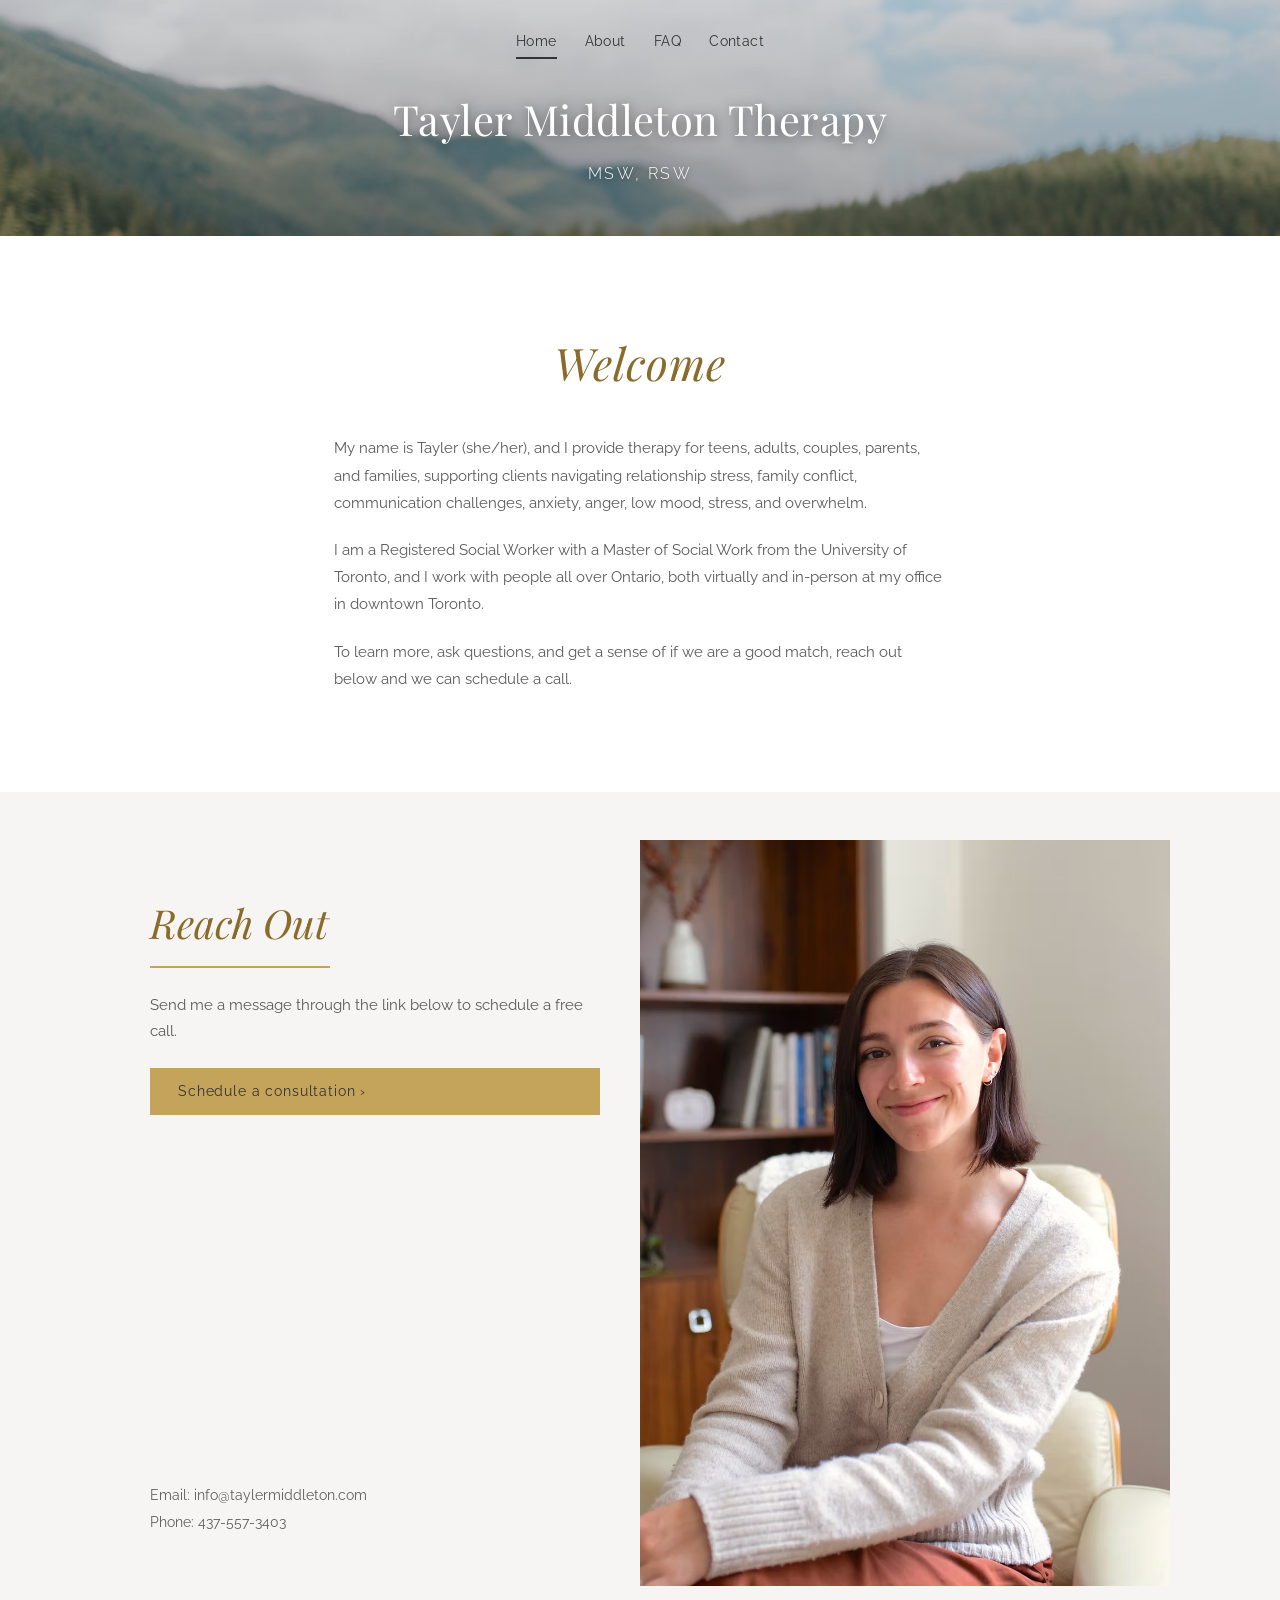
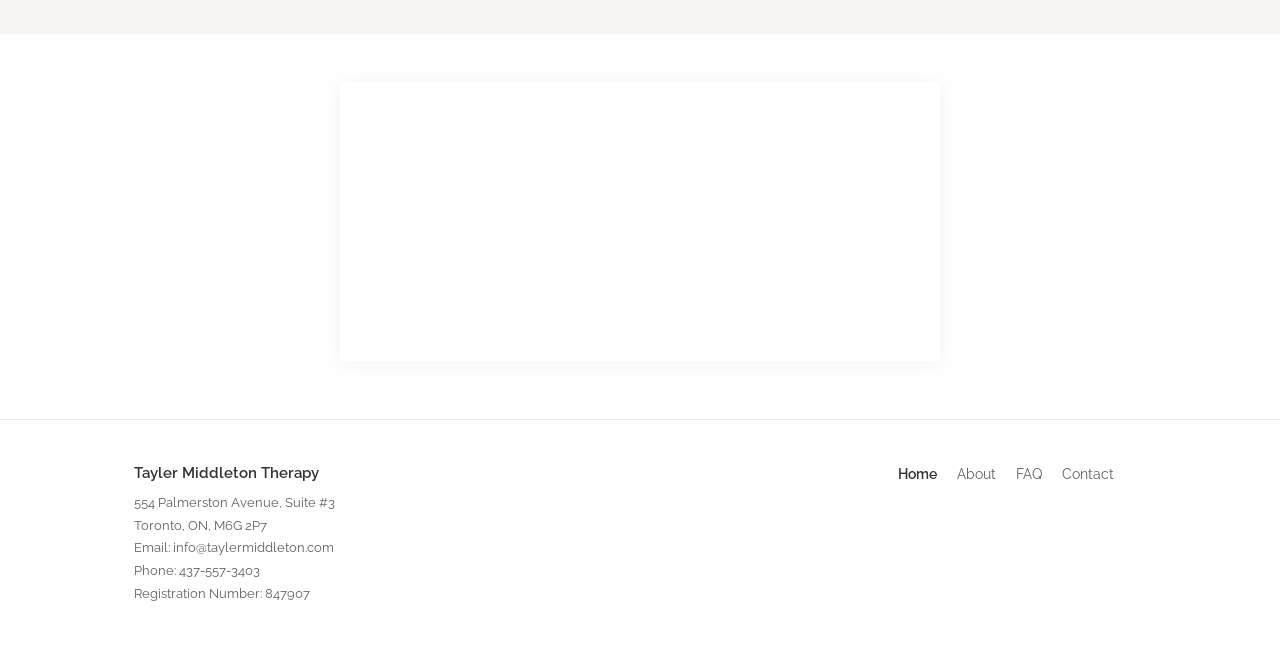
<file: index.html>
<!doctype html>
<html lang="en-CA">
  <head>
    <meta charset="UTF-8" />
    <meta name="viewport" content="width=device-width, initial-scale=1.0" />
    <title>Tayler Middleton Therapy | Therapist in Toronto, ON</title>
    <meta
      name="description"
      content="Tayler Middleton is a Registered Social Worker providing therapy for teens, adults, couples, and families in Toronto, ON. Virtual and in-person sessions available."
    />
    <meta name="robots" content="index, follow" />
    <link rel="canonical" href="https://www.taylermiddleton.com/" />

    <!-- Open Graph -->
    <meta
      property="og:title"
      content="Tayler Middleton Therapy | Therapist in Toronto, ON"
    />
    <meta
      property="og:description"
      content="Registered Social Worker providing therapy for teens, adults, couples, and families in Toronto, ON."
    />
    <meta property="og:type" content="website" />
    <meta property="og:url" content="https://www.taylermiddleton.com/" />
    <meta
      property="og:image"
      content="https://www.taylermiddleton.com/images/og-image.jpg"
    />
    <meta property="og:locale" content="en_CA" />
    <meta property="og:site_name" content="Tayler Middleton Therapy" />

    <!-- Twitter Card -->
    <meta name="twitter:card" content="summary" />
    <meta
      name="twitter:title"
      content="Tayler Middleton Therapy | Therapist in Toronto, ON"
    />
    <meta
      name="twitter:description"
      content="Registered Social Worker providing therapy for teens, adults, couples, and families in Toronto, ON."
    />
    <meta
      name="twitter:image"
      content="https://www.taylermiddleton.com/images/og-image.jpg"
    />

    <!-- Favicon -->
    <link rel="icon" href="/favicon.ico" sizes="any" />
    <link rel="icon" type="image/svg+xml" href="/images/favicon.svg" />
    <link rel="icon" type="image/png" sizes="192x192" href="/images/favicon-192.png" />
    <link rel="apple-touch-icon" href="/images/apple-touch-icon.png" />

    <meta
      name="keywords"
      content="therapist, therapy, Toronto, psychotherapy, social worker, MSW, RSW, couples therapy, family therapy, anxiety, depression, trauma"
    />

    <link rel="stylesheet" href="styles.css" />

    <!-- JSON-LD: Business -->
    <script type="application/ld+json">
      {
        "@context": "https://schema.org",
        "@type": ["ProfessionalService", "MedicalBusiness"],
        "name": "Tayler Middleton Therapy",
        "description": "Registered Social Worker providing therapy for teens, adults, couples, and families in Toronto. Specializing in anxiety, depression, trauma, family conflict, and relationship issues.",
        "url": "https://www.taylermiddleton.com",
        "telephone": "+1-437-557-3403",
        "email": "info@taylermiddleton.com",
        "image": "https://www.taylermiddleton.com/images/og-image.jpg",
        "address": {
          "@type": "PostalAddress",
          "streetAddress": "554 Palmerston Avenue, Suite #3",
          "addressLocality": "Toronto",
          "addressRegion": "ON",
          "postalCode": "M6G 2P7",
          "addressCountry": "CA"
        },
        "geo": {
          "@type": "GeoCoordinates",
          "latitude": 43.6622,
          "longitude": -79.4207
        },
        "areaServed": [
          { "@type": "City", "name": "Toronto" },
          { "@type": "State", "name": "Ontario" }
        ],
        "hasCredential": [
          {
            "@type": "EducationalOccupationalCredential",
            "credentialCategory": "Professional License",
            "name": "Registered Social Worker (RSW)",
            "recognizedBy": {
              "@type": "Organization",
              "name": "Ontario College of Social Workers and Social Service Workers"
            }
          }
        ],
        "knowsAbout": [
          "Anxiety",
          "Depression",
          "Trauma",
          "Family Conflict",
          "Relationship Issues",
          "Grief",
          "Self-Esteem",
          "Stress",
          "Communication Challenges",
          "Anger",
          "ADHD",
          "Couples Therapy"
        ],
        "availableService": [
          { "@type": "MedicalTherapy", "name": "Individual Therapy" },
          { "@type": "MedicalTherapy", "name": "Couples Therapy" },
          { "@type": "MedicalTherapy", "name": "Family Therapy" }
        ],
        "openingHoursSpecification": {
          "@type": "OpeningHoursSpecification",
          "dayOfWeek": ["Monday", "Tuesday", "Wednesday", "Thursday", "Friday"],
          "opens": "09:30",
          "closes": "18:30"
        },
        "priceRange": "$$",
        "paymentAccepted": "Credit Card, Debit Card",
        "currenciesAccepted": "CAD"
      }
    </script>

    <!-- JSON-LD: Breadcrumb -->
    <script type="application/ld+json">
      {
        "@context": "https://schema.org",
        "@type": "BreadcrumbList",
        "itemListElement": [
          {
            "@type": "ListItem",
            "position": 1,
            "name": "Home",
            "item": "https://www.taylermiddleton.com/"
          }
        ]
      }
    </script>
  </head>
  <body>
    <!-- Hero -->
    <header class="hero">
      <nav class="nav">
        <a href="index.html" class="active">Home</a>
        <a href="about.html">About</a>
        <a href="/faq">FAQ</a>
        <a href="contact.html">Contact</a>
      </nav>
      <h1 class="hero__title">Tayler Middleton Therapy</h1>
      <p class="hero__subtitle">MSW, RSW</p>
    </header>

    <main>
    <!-- Welcome -->
    <section class="section">
      <h2 class="accent-heading accent-heading--large">Welcome</h2>
      <div class="welcome">
        <p>
          My name is Tayler (she/her), and I provide therapy for teens, adults,
          couples, parents, and families, supporting clients navigating
          relationship stress, family conflict, communication challenges,
          anxiety, anger, low mood, stress, and overwhelm.
        </p>
        <p>
          I am a Registered Social Worker with a Master of Social Work from the
          University of Toronto, and I work with people all over Ontario, both
          virtually and in-person at my office in downtown Toronto.
        </p>
        <p>
          To learn more, ask questions, and get a sense of if we are a good
          match, reach out below and we can schedule a call.
        </p>
      </div>
    </section>

    <!-- Reach Out -->
    <section class="section section--alt">
      <div class="reach-out">
        <div class="reach-out__content">
          <h2 class="reach-out__heading">Reach Out</h2>
          <div class="reach-out__divider"></div>
          <p class="reach-out__text">
            Send me a message through the link below to schedule a free call.
          </p>
          <a href="contact.html" class="btn"
            >Schedule a consultation &rsaquo;</a
          >
          <div class="reach-out__contact">
            <p>
              Email:
              <a href="mailto:info@taylermiddleton.com"
                >info@taylermiddleton.com</a
              >
            </p>
            <p>Phone: <a href="tel:+14375573403">437-557-3403</a></p>
          </div>
        </div>
        <div class="reach-out__image">
          <img
            src="images/tayler-home.avif"
            alt="Tayler Middleton, therapist"
            loading="lazy"
          />
        </div>
      </div>
    </section>

    <!-- Map -->
    <section class="map-section">
      <iframe
        src="https://www.google.com/maps/embed?pb=!1m18!1m12!1m3!1d2886.1937141005374!2d-79.4139675!3d43.66494089999999!2m3!1f0!2f0!3f0!3m2!1i1024!2i768!4f13.1!3m3!1m2!1s0x882b35f83b1c4709%3A0xabb720aa026a44e3!2sTayler%20Middleton%20Therapy!5e0!3m2!1sen!2sca!4v1775487403018!5m2!1sen!2sca"
        allowfullscreen=""
        loading="lazy"
        referrerpolicy="no-referrer-when-downgrade"
        title="Office location - 554 Palmerston Ave, Toronto"
      >
      </iframe>
    </section>
    </main>

    <!-- Footer -->
    <footer class="footer">
      <div class="footer__inner">
        <div class="footer__info">
          <h3>Tayler Middleton Therapy</h3>
          <p>554 Palmerston Avenue, Suite #3</p>
          <p>Toronto, ON, M6G 2P7</p>
          <p>
            Email:
            <a href="mailto:info@taylermiddleton.com"
              >info@taylermiddleton.com</a
            >
          </p>
          <p>Phone: <a href="tel:+14375573403">437-557-3403</a></p>
          <p>Registration Number: 847907</p>
        </div>
        <nav class="footer__nav">
          <a href="index.html" class="active">Home</a>
          <a href="about.html">About</a>
          <a href="/faq">FAQ</a>
          <a href="contact.html">Contact</a>
        </nav>
        <div class="footer__badge">
          <!-- Professional verification provided by Psychology Today -->
          <a
            href="https://www.psychologytoday.com/profile/1148224"
            class="sx-verified-seal"
            aria-label="Verified by Psychology Today"
          ></a>
          <script
            type="text/javascript"
            defer
            src="https://member.psychologytoday.com/verified-seal.js"
            data-badge="13"
            data-id="1148224"
            data-code="aHR0cHM6Ly93d3cucHN5Y2hvbG9neXRvZGF5LmNvbS9hcGkvdmVyaWZpZWQtc2VhbC9zZWFscy8xMy9wcm9maWxlLzExNDgyMjQ/Y2FsbGJhY2s9c3hjYWxsYmFjaw=="
          ></script>
          <!-- End Verification -->
        </div>
      </div>
    </footer>
  </body>
</html>
</file>
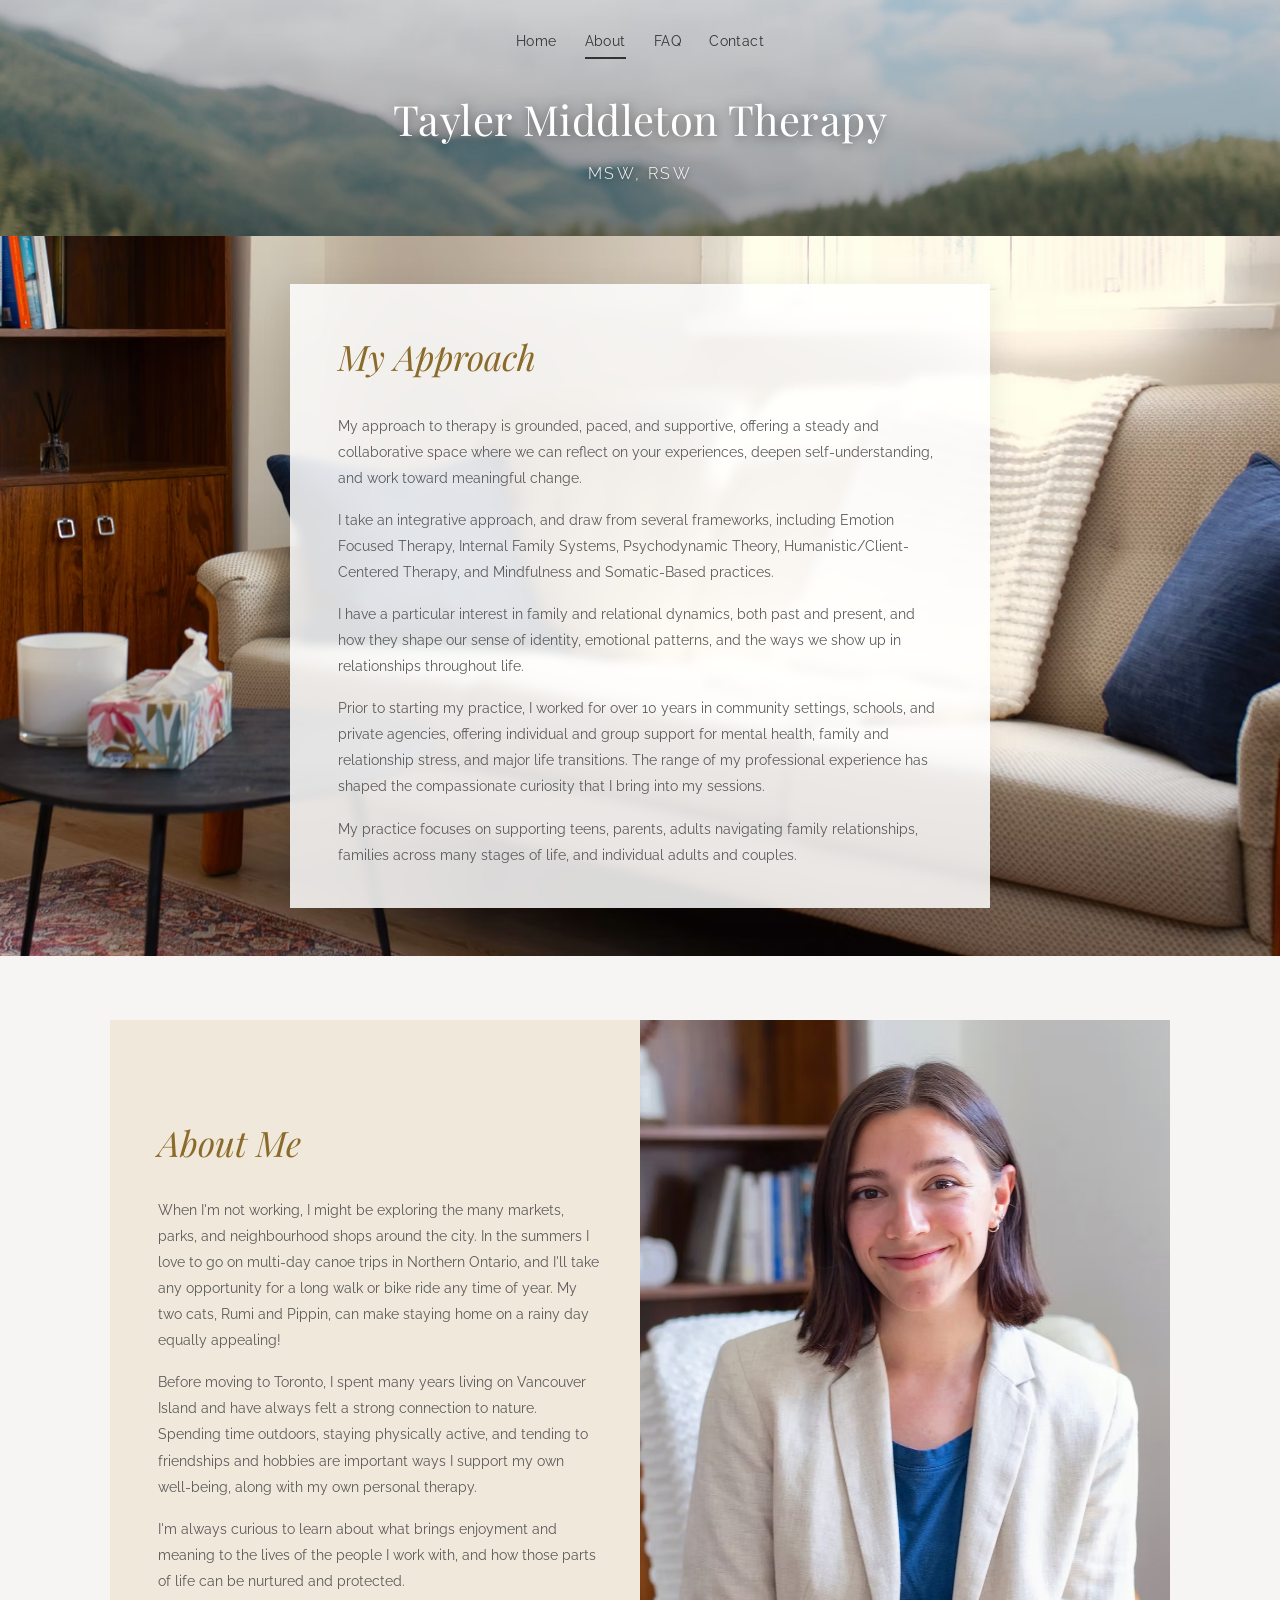
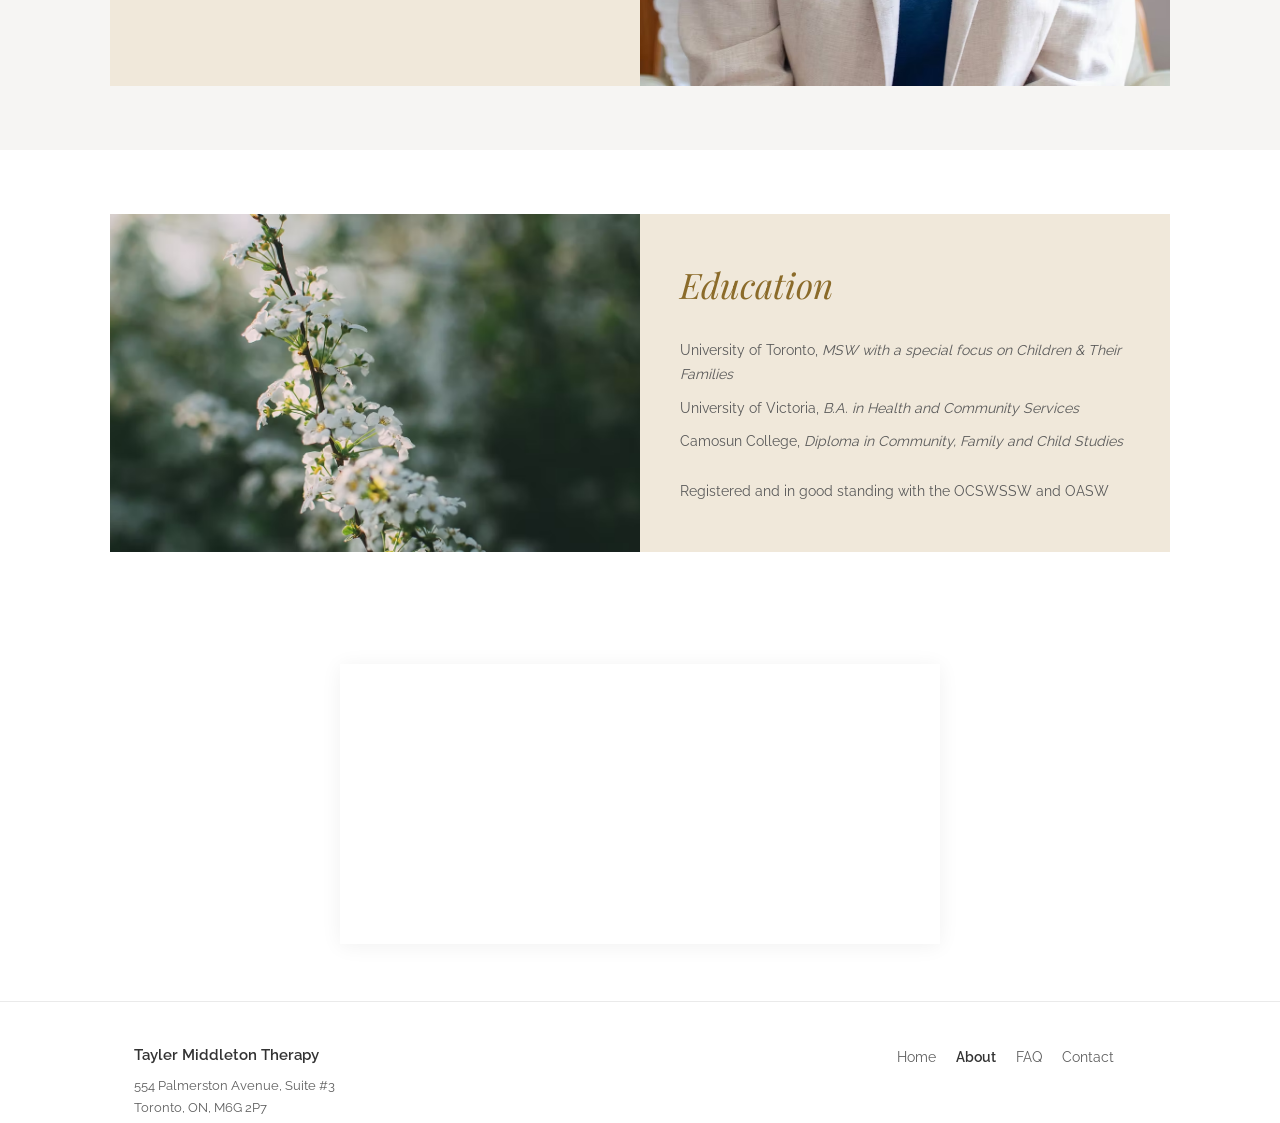
<file: about-the-office.html>
<!doctype html>
<html lang="en-CA">
  <head>
    <meta charset="UTF-8" />
    <title>Redirecting to About | Tayler Middleton Therapy</title>
    <meta http-equiv="refresh" content="0; url=/about.html" />
    <link rel="canonical" href="https://www.taylermiddleton.com/about.html" />
    <meta name="robots" content="noindex" />
  </head>
  <body>
    <p>
      This page has moved.
      <a href="/about.html">Continue to https://www.taylermiddleton.com/about.html</a>
    </p>
  </body>
</html>
</file>
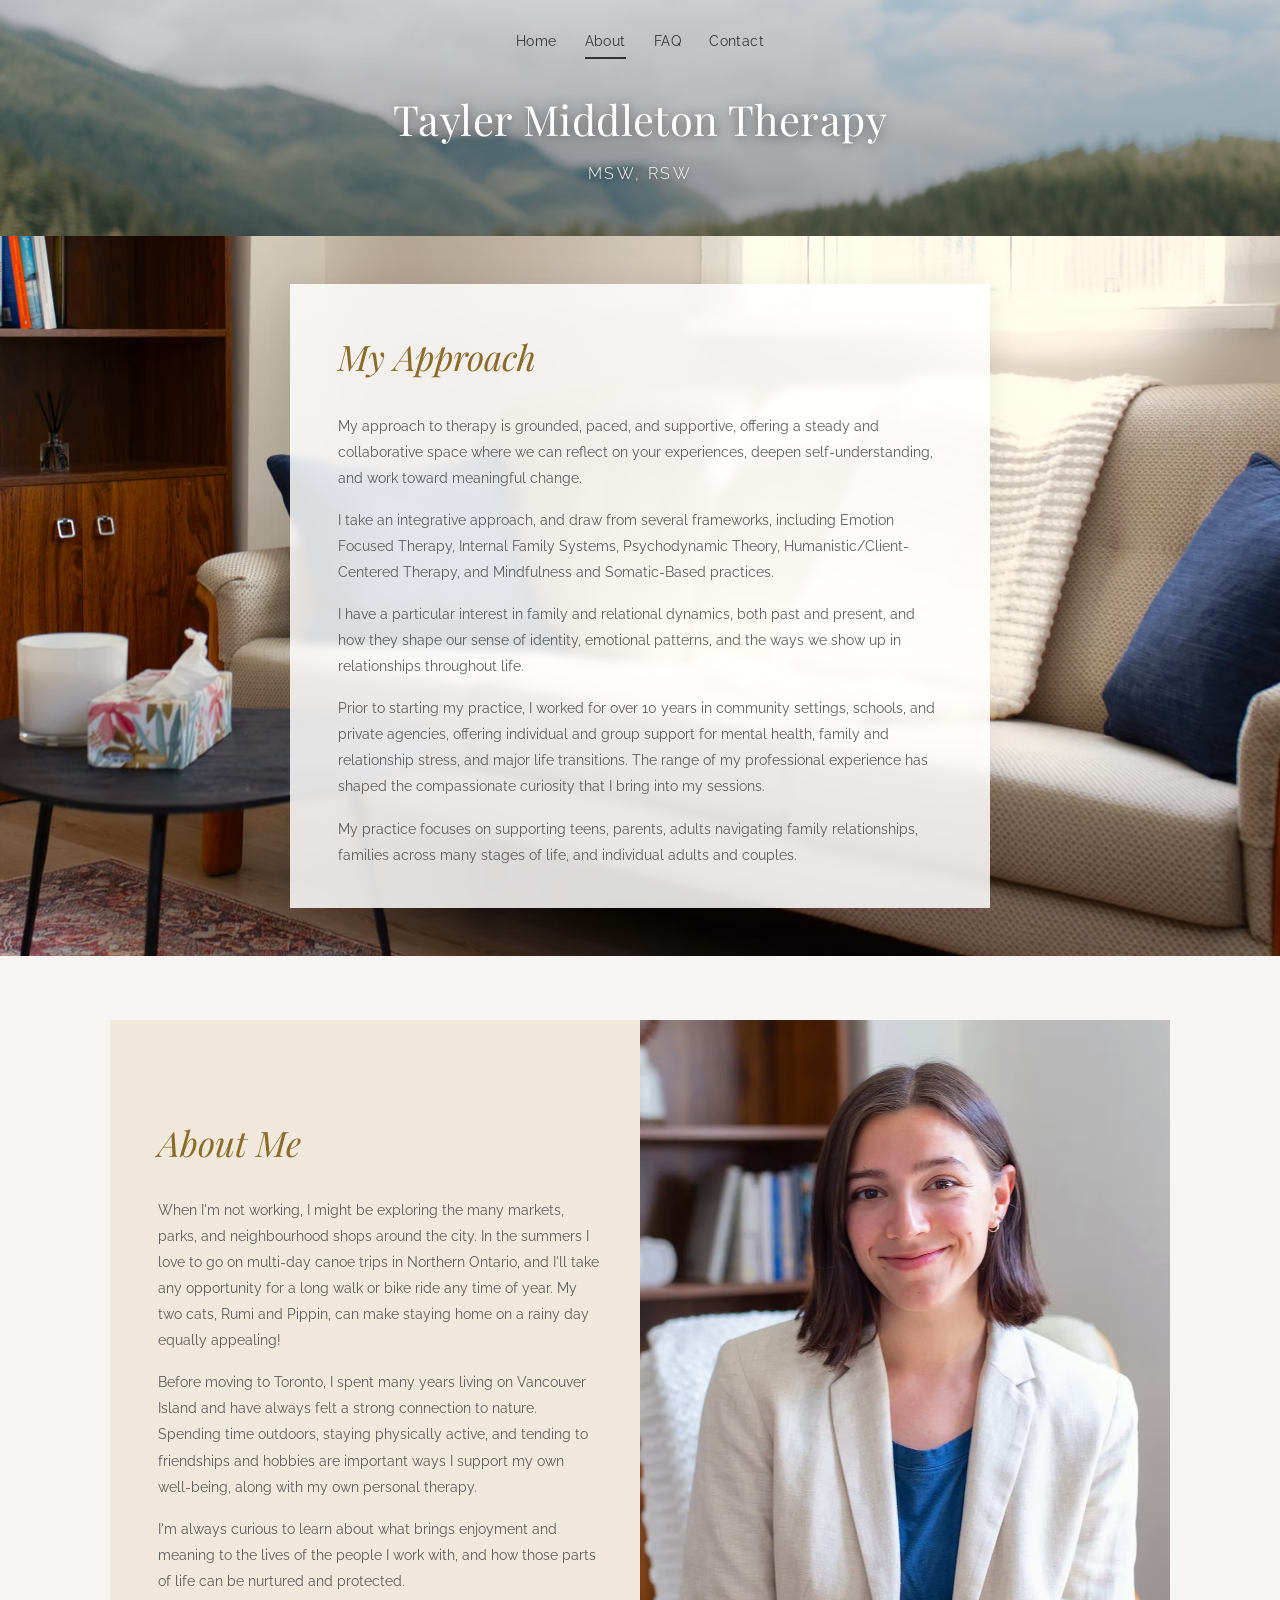
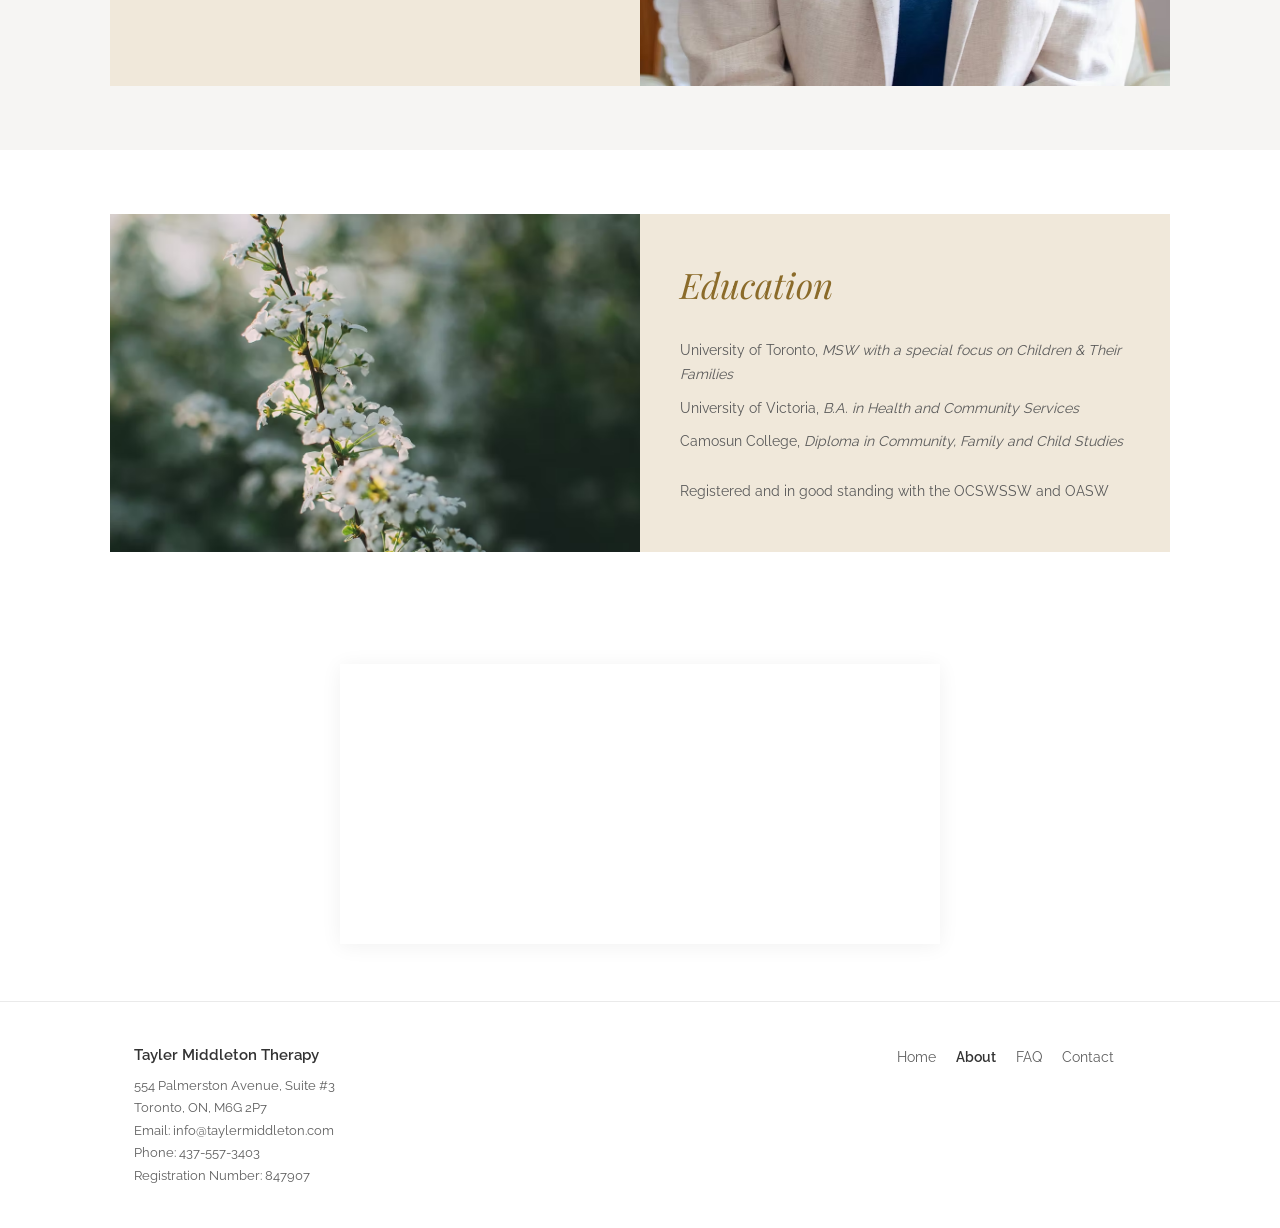
<file: about.html>
<!doctype html>
<html lang="en-CA">
  <head>
    <meta charset="UTF-8" />
    <meta name="viewport" content="width=device-width, initial-scale=1.0" />
    <title>About | Tayler Middleton Therapy</title>
    <meta
      name="description"
      content="Learn about Tayler Middleton's therapeutic approach, background, and education. Registered Social Worker offering integrative therapy in Toronto."
    />

    <meta name="robots" content="index, follow" />
    <link rel="canonical" href="https://www.taylermiddleton.com/about.html" />

    <!-- Open Graph -->
    <meta property="og:title" content="About | Tayler Middleton Therapy" />
    <meta
      property="og:description"
      content="Learn about Tayler Middleton's therapeutic approach, background, and education."
    />
    <meta property="og:type" content="website" />
    <meta
      property="og:url"
      content="https://www.taylermiddleton.com/about.html"
    />
    <meta
      property="og:image"
      content="https://www.taylermiddleton.com/images/og-image.jpg"
    />
    <meta property="og:locale" content="en_CA" />
    <meta property="og:site_name" content="Tayler Middleton Therapy" />

    <!-- Twitter Card -->
    <meta name="twitter:card" content="summary" />
    <meta name="twitter:title" content="About | Tayler Middleton Therapy" />
    <meta
      name="twitter:description"
      content="Learn about Tayler Middleton's therapeutic approach, background, and education."
    />
    <meta
      name="twitter:image"
      content="https://www.taylermiddleton.com/images/og-image.jpg"
    />

    <!-- Favicon -->
    <link rel="icon" href="/favicon.ico" sizes="any" />
    <link rel="icon" type="image/svg+xml" href="/images/favicon.svg" />
    <link rel="icon" type="image/png" sizes="192x192" href="/images/favicon-192.png" />
    <link rel="apple-touch-icon" href="/images/apple-touch-icon.png" />

    <!-- JSON-LD: Person -->
    <script type="application/ld+json">
      {
        "@context": "https://schema.org",
        "@type": "Person",
        "name": "Tayler Middleton",
        "jobTitle": "Registered Social Worker",
        "description": "Registered Social Worker providing integrative therapy for teens, adults, couples, and families in Toronto, ON.",
        "url": "https://www.taylermiddleton.com/about.html",
        "worksFor": {
          "@type": "Organization",
          "name": "Tayler Middleton Therapy"
        },
        "alumniOf": [
          { "@type": "CollegeOrUniversity", "name": "University of Toronto" },
          { "@type": "CollegeOrUniversity", "name": "University of Victoria" },
          { "@type": "CollegeOrUniversity", "name": "Camosun College" }
        ],
        "hasCredential": [
          {
            "@type": "EducationalOccupationalCredential",
            "credentialCategory": "degree",
            "name": "Master of Social Work (MSW)",
            "educationalLevel": "Master's"
          },
          {
            "@type": "EducationalOccupationalCredential",
            "credentialCategory": "degree",
            "name": "B.A. in Health and Community Services"
          },
          {
            "@type": "EducationalOccupationalCredential",
            "credentialCategory": "diploma",
            "name": "Diploma in Community, Family and Child Studies"
          }
        ],
        "knowsAbout": [
          "Emotion Focused Therapy",
          "Internal Family Systems",
          "Psychodynamic Theory",
          "Humanistic/Client-Centered Therapy",
          "Mindfulness and Somatic-Based Practices"
        ]
      }
    </script>

    <!-- JSON-LD: Breadcrumb -->
    <script type="application/ld+json">
      {
        "@context": "https://schema.org",
        "@type": "BreadcrumbList",
        "itemListElement": [
          {
            "@type": "ListItem",
            "position": 1,
            "name": "Home",
            "item": "https://www.taylermiddleton.com/"
          },
          {
            "@type": "ListItem",
            "position": 2,
            "name": "About",
            "item": "https://www.taylermiddleton.com/about.html"
          }
        ]
      }
    </script>

    <link rel="stylesheet" href="styles.css" />
  </head>
  <body>
    <!-- Hero -->
    <header class="hero">
      <nav class="nav">
        <a href="index.html">Home</a>
        <a href="about.html" class="active">About</a>
        <a href="/faq">FAQ</a>
        <a href="contact.html">Contact</a>
      </nav>
      <h1 class="hero__title">Tayler Middleton Therapy</h1>
      <p class="hero__subtitle">MSW, RSW</p>
    </header>

    <main>
    <!-- My Approach -->
    <section class="approach">
      <div class="approach__card">
        <h2 class="approach__heading">My Approach</h2>
        <p>
          My approach to therapy is grounded, paced, and supportive, offering a
          steady and collaborative space where we can reflect on your
          experiences, deepen self-understanding, and work toward meaningful
          change.
        </p>
        <p>
          I take an integrative approach, and draw from several frameworks,
          including Emotion Focused Therapy, Internal Family Systems,
          Psychodynamic Theory, Humanistic/Client-Centered Therapy, and
          Mindfulness and Somatic-Based practices.
        </p>
        <p>
          I have a particular interest in family and relational dynamics, both
          past and present, and how they shape our sense of identity, emotional
          patterns, and the ways we show up in relationships throughout life.
        </p>
        <p>
          Prior to starting my practice, I worked for over 10 years in community
          settings, schools, and private agencies, offering individual and group
          support for mental health, family and relationship stress, and major
          life transitions. The range of my professional experience has shaped
          the compassionate curiosity that I bring into my sessions.
        </p>
        <p>
          My practice focuses on supporting teens, parents, adults navigating
          family relationships, families across many stages of life, and
          individual adults and couples.
        </p>
      </div>
    </section>

    <!-- About Me -->
    <section class="about-me">
      <div class="about-me__inner">
        <div class="about-me__text-wrap">
          <div class="about-me__content">
            <h2 class="about-me__heading">About Me</h2>
            <p>
              When I'm not working, I might be exploring the many markets,
              parks, and neighbourhood shops around the city. In the summers I
              love to go on multi-day canoe trips in Northern Ontario, and I'll
              take any opportunity for a long walk or bike ride any time of
              year. My two cats, Rumi and Pippin, can make staying home on a
              rainy day equally appealing!
            </p>
            <p>
              Before moving to Toronto, I spent many years living on Vancouver
              Island and have always felt a strong connection to nature.
              Spending time outdoors, staying physically active, and tending to
              friendships and hobbies are important ways I support my own
              well-being, along with my own personal therapy.
            </p>
            <p>
              I'm always curious to learn about what brings enjoyment and
              meaning to the lives of the people I work with, and how those
              parts of life can be nurtured and protected.
            </p>
          </div>
        </div>
        <div class="about-me__image">
          <img
            src="images/tayler-about.avif"
            alt="Tayler Middleton"
            loading="lazy"
          />
        </div>
      </div>
    </section>

    <!-- Education -->
    <section class="education-section">
      <div class="education">
        <div class="education__image">
          <img
            src="images/flowers.avif"
            alt="White spring blossoms"
            loading="lazy"
          />
        </div>
        <div class="education__content">
          <h2 class="education__heading">Education</h2>
          <p>
            University of Toronto,
            <em>MSW with a special focus on Children &amp; Their Families</em>
          </p>
          <p>
            University of Victoria,
            <em>B.A. in Health and Community Services</em>
          </p>
          <p>
            Camosun College,
            <em>Diploma in Community, Family and Child Studies</em>
          </p>
          <p>Registered and in good standing with the OCSWSSW and OASW</p>
        </div>
      </div>
    </section>

    <!-- Map -->
    <section class="map-section">
      <iframe
        src="https://www.google.com/maps/embed?pb=!1m18!1m12!1m3!1d2886.1937141005374!2d-79.4139675!3d43.66494089999999!2m3!1f0!2f0!3f0!3m2!1i1024!2i768!4f13.1!3m3!1m2!1s0x882b35f83b1c4709%3A0xabb720aa026a44e3!2sTayler%20Middleton%20Therapy!5e0!3m2!1sen!2sca!4v1775487403018!5m2!1sen!2sca"
        allowfullscreen=""
        loading="lazy"
        referrerpolicy="no-referrer-when-downgrade"
        title="Office location - 554 Palmerston Ave, Toronto"
      >
      </iframe>
    </section>
    </main>

    <!-- Footer -->
    <footer class="footer">
      <div class="footer__inner">
        <div class="footer__info">
          <h3>Tayler Middleton Therapy</h3>
          <p>554 Palmerston Avenue, Suite #3</p>
          <p>Toronto, ON, M6G 2P7</p>
          <p>
            Email:
            <a href="mailto:info@taylermiddleton.com"
              >info@taylermiddleton.com</a
            >
          </p>
          <p>Phone: <a href="tel:+14375573403">437-557-3403</a></p>
          <p>Registration Number: 847907</p>
        </div>
        <nav class="footer__nav">
          <a href="index.html">Home</a>
          <a href="about.html" class="active">About</a>
          <a href="/faq">FAQ</a>
          <a href="contact.html">Contact</a>
        </nav>
        <div class="footer__badge">
          <!-- Professional verification provided by Psychology Today -->
          <a
            href="https://www.psychologytoday.com/profile/1148224"
            class="sx-verified-seal"
            aria-label="Verified by Psychology Today"
          ></a>
          <script
            type="text/javascript"
            defer
            src="https://member.psychologytoday.com/verified-seal.js"
            data-badge="13"
            data-id="1148224"
            data-code="aHR0cHM6Ly93d3cucHN5Y2hvbG9neXRvZGF5LmNvbS9hcGkvdmVyaWZpZWQtc2VhbC9zZWFscy8xMy9wcm9maWxlLzExNDgyMjQ/Y2FsbGJhY2s9c3hjYWxsYmFjaw=="
          ></script>
          <!-- End Verification -->
        </div>
      </div>
    </footer>
  </body>
</html>
</file>
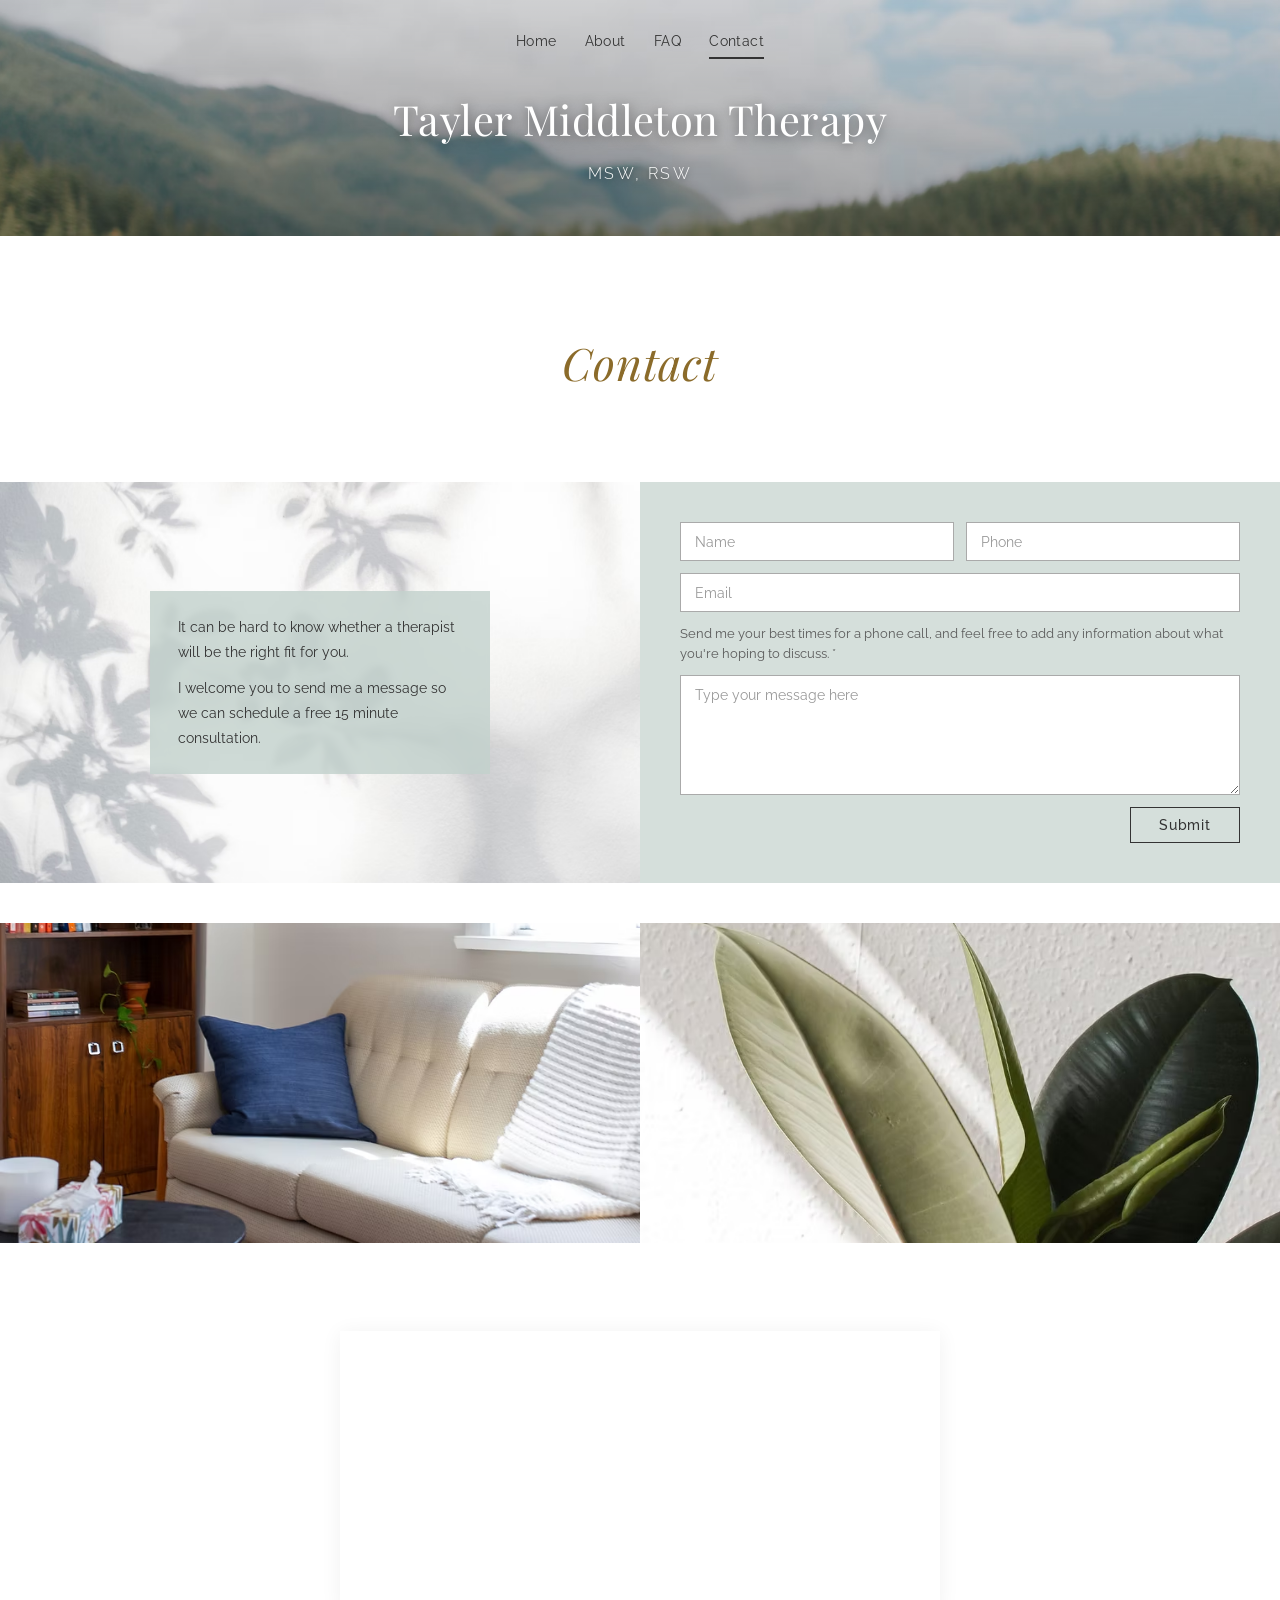
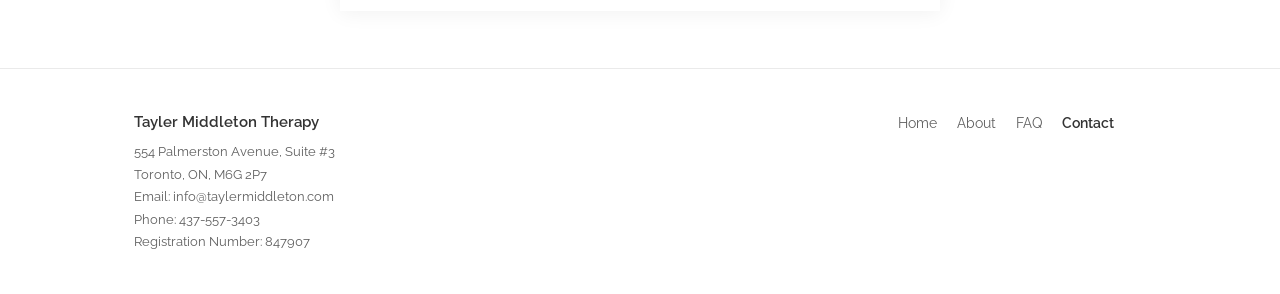
<file: contact-schedule.html>
<!doctype html>
<html lang="en-CA">
  <head>
    <meta charset="UTF-8" />
    <title>Redirecting to Contact | Tayler Middleton Therapy</title>
    <meta http-equiv="refresh" content="0; url=/contact.html" />
    <link rel="canonical" href="https://www.taylermiddleton.com/contact.html" />
    <meta name="robots" content="noindex" />
  </head>
  <body>
    <p>
      This page has moved.
      <a href="/contact.html">Continue to https://www.taylermiddleton.com/contact.html</a>
    </p>
  </body>
</html>
</file>
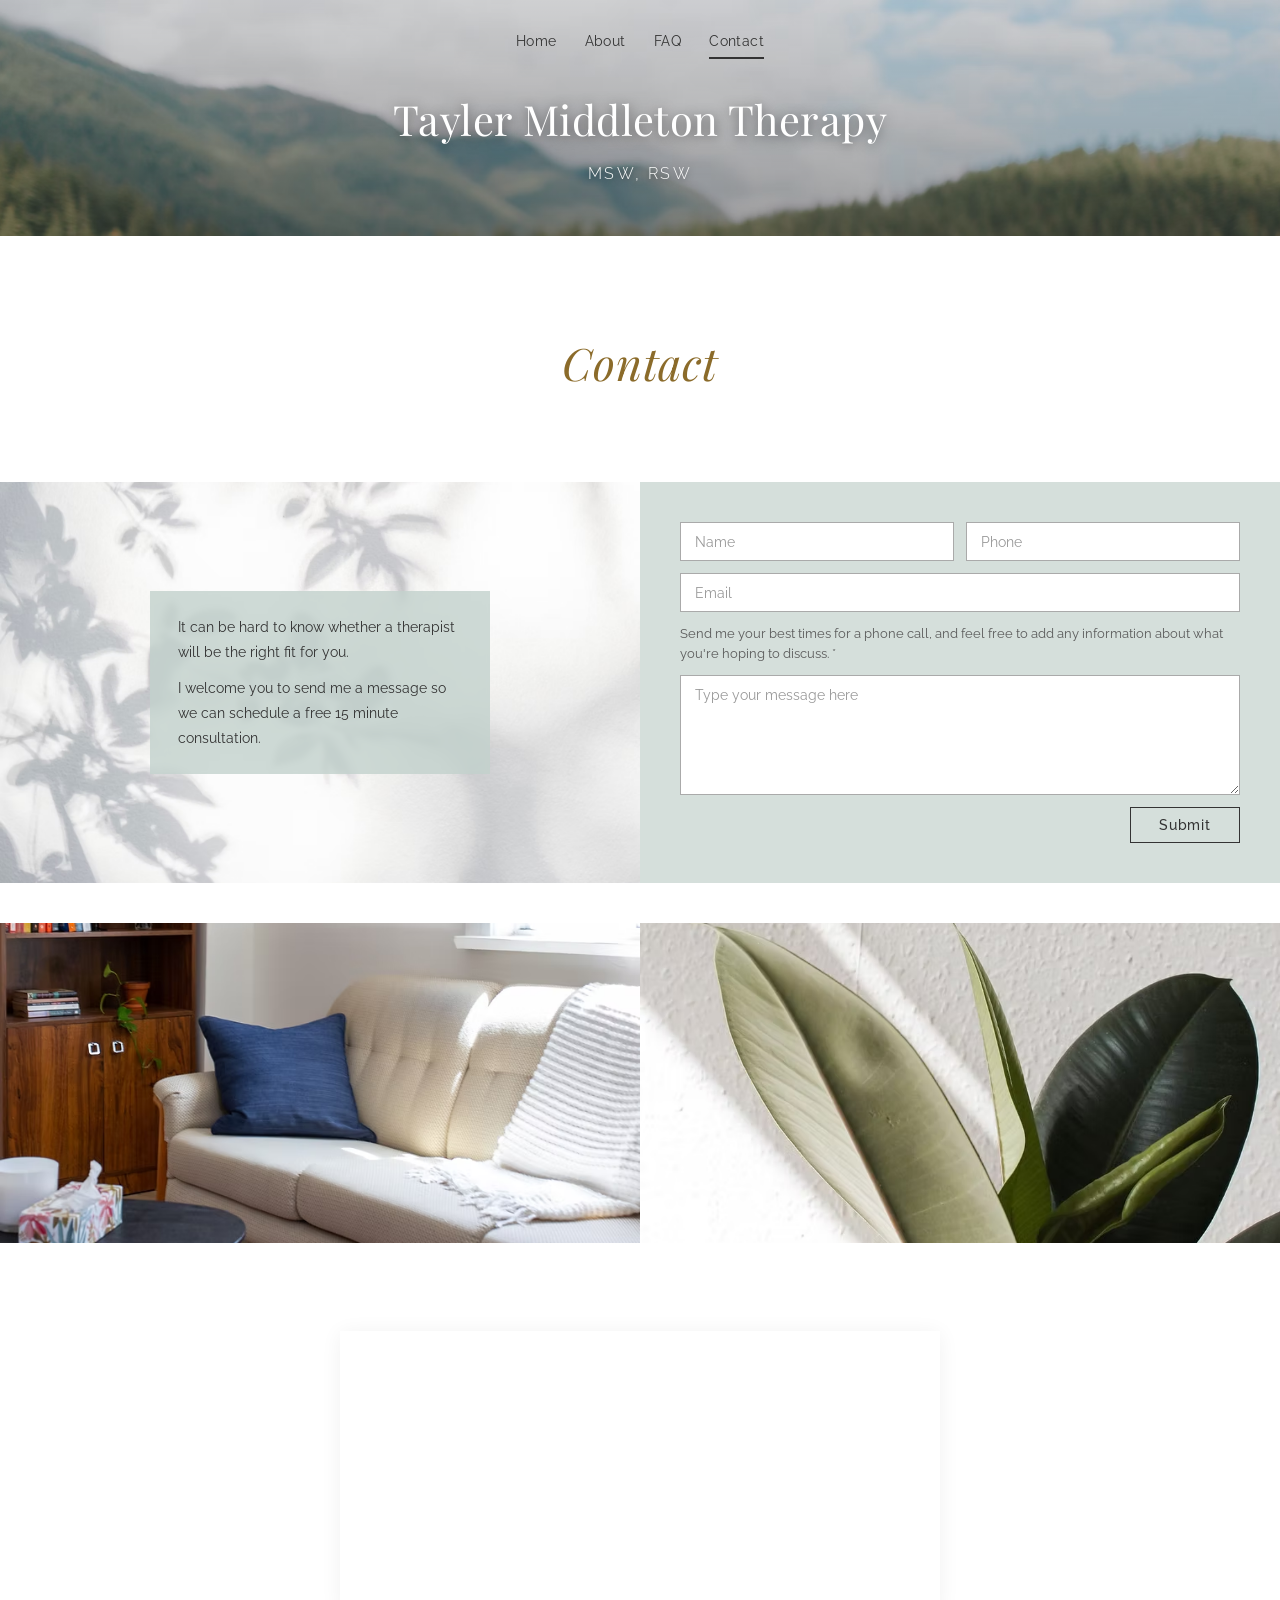
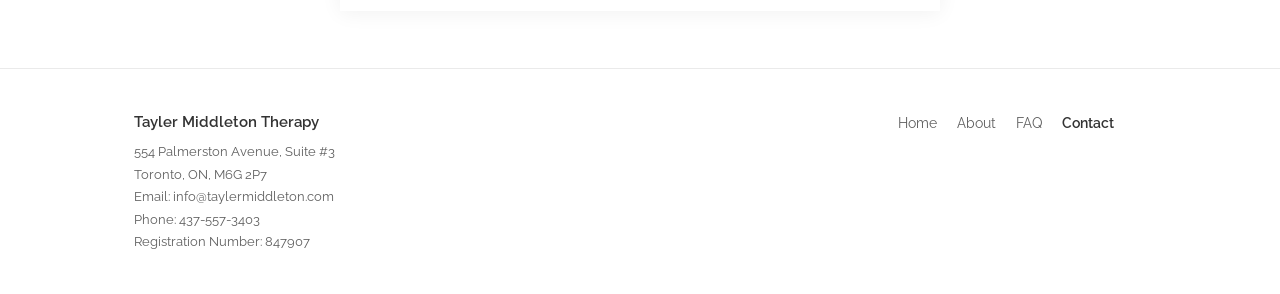
<file: contact.html>
<!doctype html>
<html lang="en-CA">
  <head>
    <meta charset="UTF-8" />
    <meta name="viewport" content="width=device-width, initial-scale=1.0" />
    <title>Contact | Tayler Middleton Therapy</title>
    <meta
      name="description"
      content="Contact Tayler Middleton to schedule a free 15-minute consultation. Located at 554 Palmerston Ave, Toronto, ON."
    />

    <meta name="robots" content="index, follow" />
    <link rel="canonical" href="https://www.taylermiddleton.com/contact.html" />

    <!-- Open Graph -->
    <meta property="og:title" content="Contact | Tayler Middleton Therapy" />
    <meta
      property="og:description"
      content="Schedule a free 15-minute consultation with Tayler Middleton Therapy in Toronto."
    />
    <meta property="og:type" content="website" />
    <meta
      property="og:url"
      content="https://www.taylermiddleton.com/contact.html"
    />
    <meta
      property="og:image"
      content="https://www.taylermiddleton.com/images/og-image.jpg"
    />
    <meta property="og:locale" content="en_CA" />
    <meta property="og:site_name" content="Tayler Middleton Therapy" />

    <!-- Twitter Card -->
    <meta name="twitter:card" content="summary" />
    <meta name="twitter:title" content="Contact | Tayler Middleton Therapy" />
    <meta
      name="twitter:description"
      content="Schedule a free 15-minute consultation with Tayler Middleton Therapy in Toronto."
    />
    <meta
      name="twitter:image"
      content="https://www.taylermiddleton.com/images/og-image.jpg"
    />

    <!-- Favicon -->
    <link rel="icon" href="/favicon.ico" sizes="any" />
    <link rel="icon" type="image/svg+xml" href="/images/favicon.svg" />
    <link rel="icon" type="image/png" sizes="192x192" href="/images/favicon-192.png" />
    <link rel="apple-touch-icon" href="/images/apple-touch-icon.png" />

    <!-- JSON-LD: Breadcrumb -->
    <script type="application/ld+json">
      {
        "@context": "https://schema.org",
        "@type": "BreadcrumbList",
        "itemListElement": [
          {
            "@type": "ListItem",
            "position": 1,
            "name": "Home",
            "item": "https://www.taylermiddleton.com/"
          },
          {
            "@type": "ListItem",
            "position": 2,
            "name": "Contact",
            "item": "https://www.taylermiddleton.com/contact.html"
          }
        ]
      }
    </script>

    <link rel="stylesheet" href="styles.css" />
  </head>
  <body>
    <!-- Hero -->
    <header class="hero">
      <nav class="nav">
        <a href="index.html">Home</a>
        <a href="about.html">About</a>
        <a href="/faq">FAQ</a>
        <a href="contact.html" class="active">Contact</a>
      </nav>
      <h1 class="hero__title">Tayler Middleton Therapy</h1>
      <p class="hero__subtitle">MSW, RSW</p>
    </header>

    <main>
    <!-- Contact -->
    <section class="section">
      <h2 class="accent-heading accent-heading--large">Contact</h2>
    </section>

    <section class="contact-hero">
      <div class="contact-hero__image">
        <div class="contact-hero__overlay">
          <p>
            It can be hard to know whether a therapist will be the right fit for
            you.
          </p>
          <p>
            I welcome you to send me a message so we can schedule a free 15
            minute consultation.
          </p>
        </div>
      </div>
      <div class="contact-hero__form">
        <form
          class="contact-form"
          action="https://api.web3forms.com/submit"
          method="POST"
        >
          <input
            type="hidden"
            name="access_key"
            value="05bee400-96ec-4f81-90ef-48b3ef814138"
          />
          <input
            type="hidden"
            name="subject"
            value="New Contact Form Submission"
          />
          <input
            type="hidden"
            name="redirect"
            value="https://www.taylermiddleton.com/thanks.html"
          />
          <div class="contact-form__row">
            <input
              type="text"
              name="name"
              placeholder="Name"
              required
              autocomplete="name"
              maxlength="100"
            />
            <input
              type="tel"
              name="phone"
              placeholder="Phone"
              autocomplete="tel"
              maxlength="20"
            />
          </div>
          <input
            type="email"
            name="email"
            placeholder="Email"
            required
            autocomplete="email"
            maxlength="254"
          />
          <label
            >Send me your best times for a phone call, and feel free to add any
            information about what you're hoping to discuss. *</label
          >
          <textarea
            name="message"
            placeholder="Type your message here"
            required
            maxlength="2000"
          ></textarea>
          <button type="submit" class="btn">Submit</button>
        </form>
      </div>
    </section>

    <!-- Photos -->
    <section class="contact-photos">
      <img
        src="images/office-interior.avif"
        alt="Therapy office interior"
        loading="lazy"
      />
      <img src="images/plant.avif" alt="Office plant" loading="lazy" />
    </section>

    <!-- Map -->
    <section class="map-section">
      <iframe
        src="https://www.google.com/maps/embed?pb=!1m18!1m12!1m3!1d2886.1937141005374!2d-79.4139675!3d43.66494089999999!2m3!1f0!2f0!3f0!3m2!1i1024!2i768!4f13.1!3m3!1m2!1s0x882b35f83b1c4709%3A0xabb720aa026a44e3!2sTayler%20Middleton%20Therapy!5e0!3m2!1sen!2sca!4v1775487403018!5m2!1sen!2sca"
        allowfullscreen=""
        loading="lazy"
        referrerpolicy="no-referrer-when-downgrade"
        title="Office location - 554 Palmerston Ave, Toronto"
      >
      </iframe>
    </section>
    </main>

    <!-- Footer -->
    <footer class="footer">
      <div class="footer__inner">
        <div class="footer__info">
          <h3>Tayler Middleton Therapy</h3>
          <p>554 Palmerston Avenue, Suite #3</p>
          <p>Toronto, ON, M6G 2P7</p>
          <p>
            Email:
            <a href="mailto:info@taylermiddleton.com"
              >info@taylermiddleton.com</a
            >
          </p>
          <p>Phone: <a href="tel:+14375573403">437-557-3403</a></p>
          <p>Registration Number: 847907</p>
        </div>
        <nav class="footer__nav">
          <a href="index.html">Home</a>
          <a href="about.html">About</a>
          <a href="/faq">FAQ</a>
          <a href="contact.html" class="active">Contact</a>
        </nav>
        <div class="footer__badge">
          <!-- Professional verification provided by Psychology Today -->
          <a
            href="https://www.psychologytoday.com/profile/1148224"
            class="sx-verified-seal"
            aria-label="Verified by Psychology Today"
          ></a>
          <script
            type="text/javascript"
            defer
            src="https://member.psychologytoday.com/verified-seal.js"
            data-badge="13"
            data-id="1148224"
            data-code="aHR0cHM6Ly93d3cucHN5Y2hvbG9neXRvZGF5LmNvbS9hcGkvdmVyaWZpZWQtc2VhbC9zZWFscy8xMy9wcm9maWxlLzExNDgyMjQ/Y2FsbGJhY2s9c3hjYWxsYmFjaw=="
          ></script>
          <!-- End Verification -->
        </div>
      </div>
    </footer>
  </body>
</html>
</file>
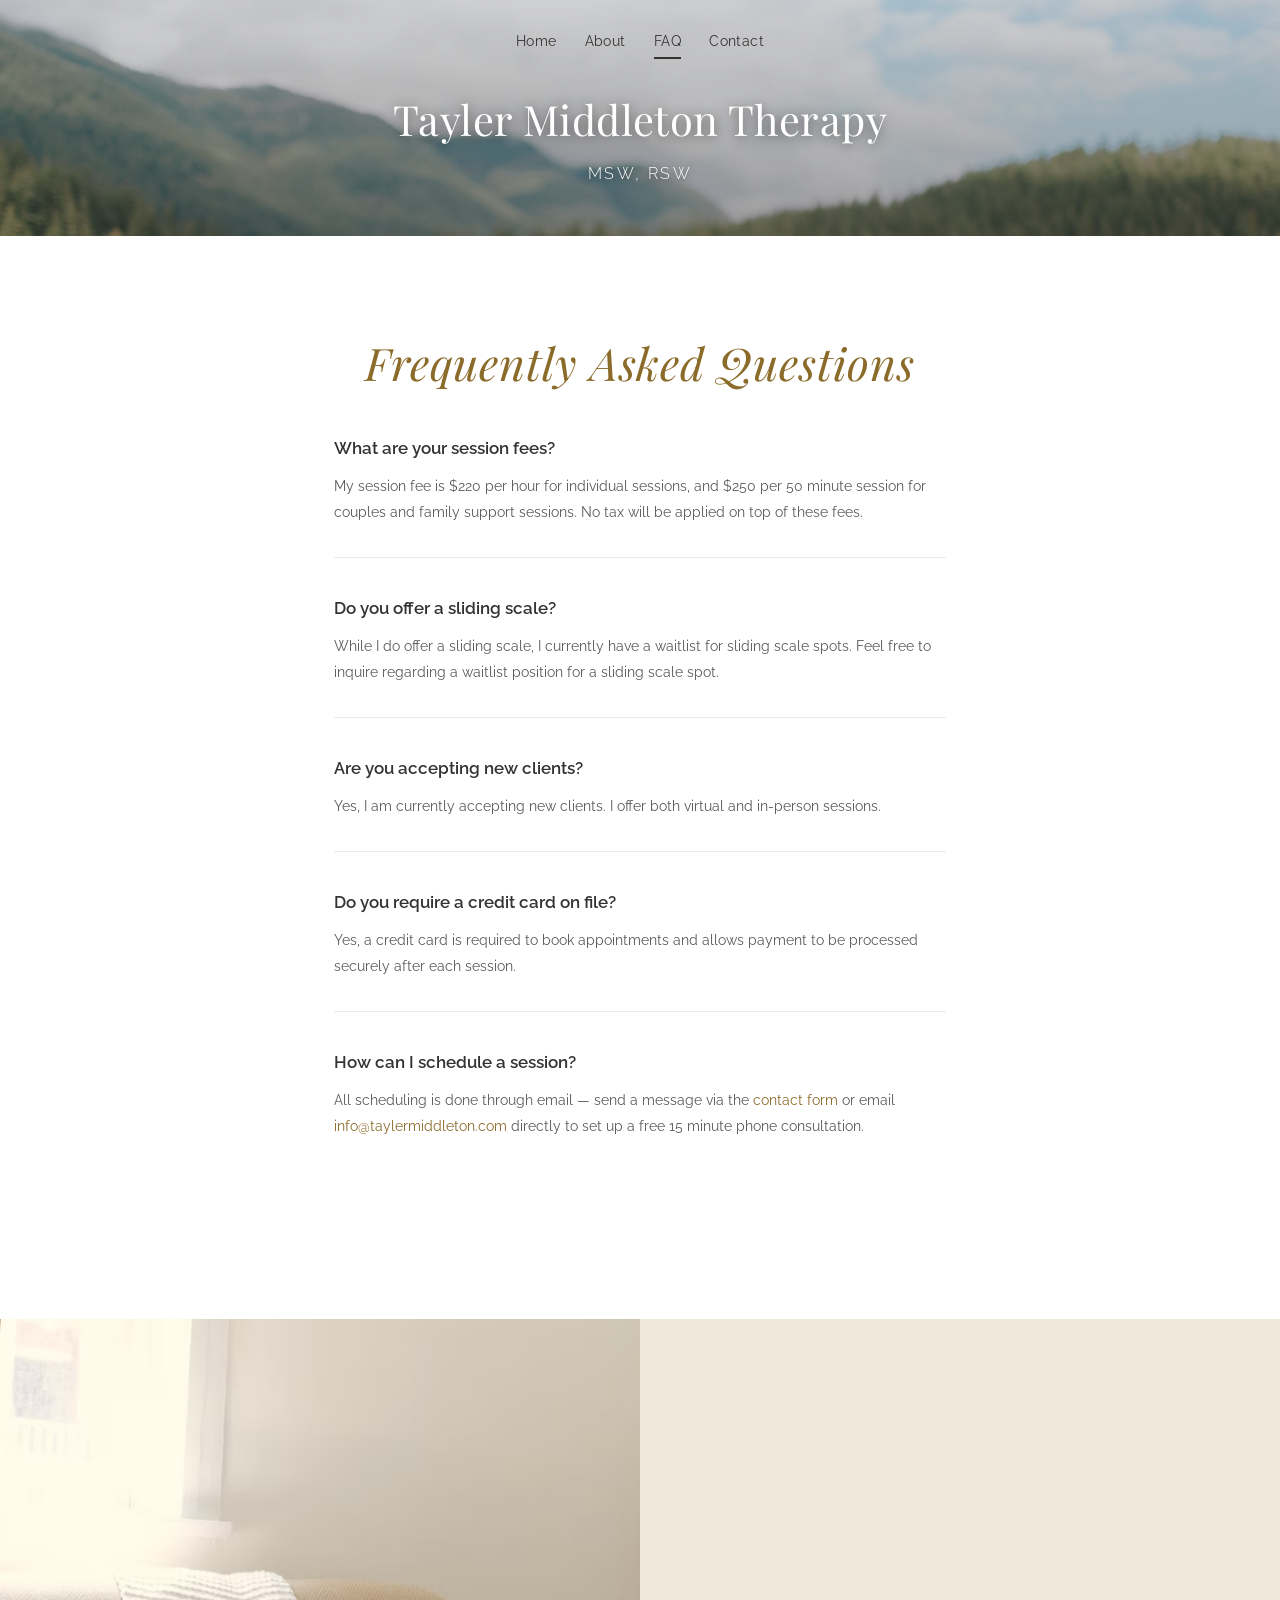
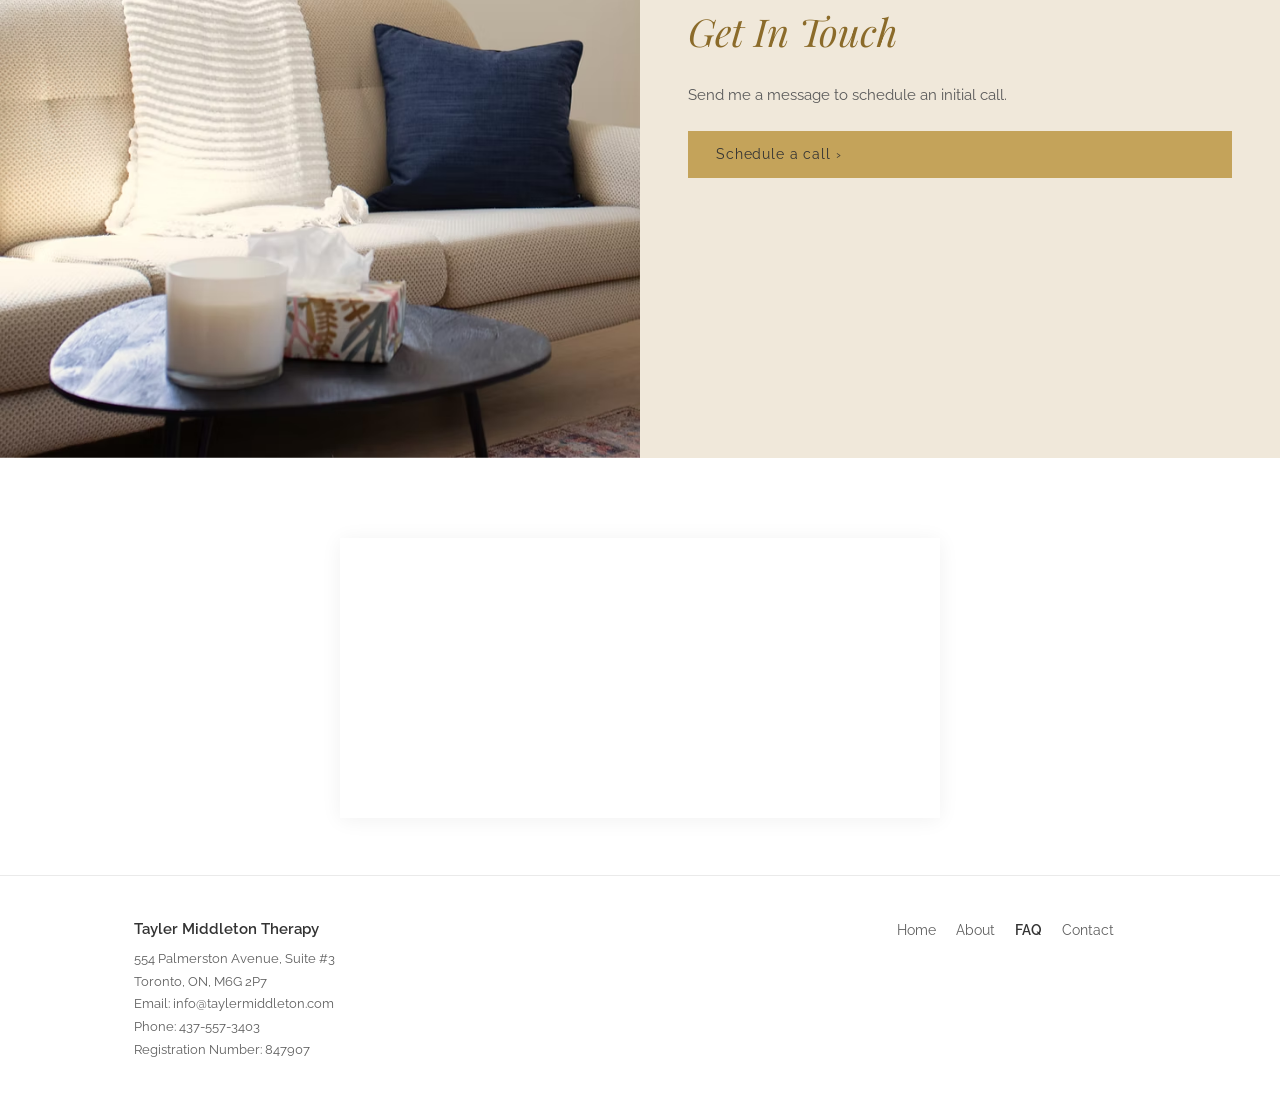
<file: faq.html>
<!doctype html>
<html lang="en-CA">
  <head>
    <meta charset="UTF-8" />
    <meta name="viewport" content="width=device-width, initial-scale=1.0" />
    <title>FAQ | Tayler Middleton Therapy</title>
    <meta
      name="description"
      content="Frequently asked questions about therapy sessions with Tayler Middleton — fees, insurance, scheduling, and more."
    />

    <meta name="robots" content="index, follow" />
    <link rel="canonical" href="https://www.taylermiddleton.com/faq" />

    <!-- Open Graph -->
    <meta property="og:title" content="FAQ | Tayler Middleton Therapy" />
    <meta
      property="og:description"
      content="Frequently asked questions about therapy sessions — fees, insurance, scheduling, and more."
    />
    <meta property="og:type" content="website" />
    <meta property="og:url" content="https://www.taylermiddleton.com/faq" />
    <meta
      property="og:image"
      content="https://www.taylermiddleton.com/images/og-image.jpg"
    />
    <meta property="og:locale" content="en_CA" />
    <meta property="og:site_name" content="Tayler Middleton Therapy" />

    <!-- Twitter Card -->
    <meta name="twitter:card" content="summary" />
    <meta name="twitter:title" content="FAQ | Tayler Middleton Therapy" />
    <meta
      name="twitter:description"
      content="Frequently asked questions about therapy sessions — fees, insurance, scheduling, and more."
    />
    <meta
      name="twitter:image"
      content="https://www.taylermiddleton.com/images/og-image.jpg"
    />

    <!-- Favicon -->
    <link rel="icon" href="/favicon.ico" sizes="any" />
    <link rel="icon" type="image/svg+xml" href="/images/favicon.svg" />
    <link
      rel="icon"
      type="image/png"
      sizes="192x192"
      href="/images/favicon-192.png"
    />
    <link rel="apple-touch-icon" href="/images/apple-touch-icon.png" />

    <!-- JSON-LD: FAQ Page -->
    <script type="application/ld+json">
      {
        "@context": "https://schema.org",
        "@type": "FAQPage",
        "mainEntity": [
          {
            "@type": "Question",
            "name": "What are your session fees?",
            "acceptedAnswer": {
              "@type": "Answer",
              "text": "My session fee is $220 per 50 minute session for individual sessions, and $250 per 50 minute session for couples and family support sessions. No tax will be applied on top of these fees."
            }
          },
          {
            "@type": "Question",
            "name": "Do you offer a sliding scale?",
            "acceptedAnswer": {
              "@type": "Answer",
              "text": "While I do offer a sliding scale, I currently have a waitlist for sliding scale spots. Feel free to inquire regarding a waitlist position for a sliding scale spot."
            }
          },
          {
            "@type": "Question",
            "name": "Are you accepting new clients?",
            "acceptedAnswer": {
              "@type": "Answer",
              "text": "Yes, I am currently accepting new clients. I offer both virtual and in-person sessions."
            }
          },
          {
            "@type": "Question",
            "name": "Do you require a credit card on file?",
            "acceptedAnswer": {
              "@type": "Answer",
              "text": "Yes, a credit card is required to book appointments and allows payment to be processed securely after each session."
            }
          },
          {
            "@type": "Question",
            "name": "How can I schedule a session?",
            "acceptedAnswer": {
              "@type": "Answer",
              "text": "All scheduling is done through email — send a message via the contact form on this site or email info@taylermiddleton.com directly to set up a free 15 minute phone consultation."
            }
          }
        ]
      }
    </script>

    <!-- JSON-LD: Breadcrumb -->
    <script type="application/ld+json">
      {
        "@context": "https://schema.org",
        "@type": "BreadcrumbList",
        "itemListElement": [
          {
            "@type": "ListItem",
            "position": 1,
            "name": "Home",
            "item": "https://www.taylermiddleton.com/"
          },
          {
            "@type": "ListItem",
            "position": 2,
            "name": "FAQ",
            "item": "https://www.taylermiddleton.com/faq"
          }
        ]
      }
    </script>

    <link rel="stylesheet" href="styles.css" />
  </head>
  <body>
    <!-- Hero -->
    <header class="hero">
      <nav class="nav">
        <a href="index.html">Home</a>
        <a href="about.html">About</a>
        <a href="/faq" class="active">FAQ</a>
        <a href="contact.html">Contact</a>
      </nav>
      <h1 class="hero__title">Tayler Middleton Therapy</h1>
      <p class="hero__subtitle">MSW, RSW</p>
    </header>

    <main>
      <!-- FAQ -->
      <section class="section">
        <h2 class="accent-heading accent-heading--large">
          Frequently Asked Questions
        </h2>
        <div class="faq-list">
          <div class="faq-item">
            <h3>What are your session fees?</h3>
            <p>
              My session fee is $220 per hour for individual sessions, and $250
              per 50 minute session for couples and family support sessions. No
              tax will be applied on top of these fees.
            </p>
          </div>

          <div class="faq-item">
            <h3>Do you offer a sliding scale?</h3>
            <p>
              While I do offer a sliding scale, I currently have a waitlist for
              sliding scale spots. Feel free to inquire regarding a waitlist
              position for a sliding scale spot.
            </p>
          </div>

          <div class="faq-item">
            <h3>Are you accepting new clients?</h3>
            <p>
              Yes, I am currently accepting new clients. I offer both virtual
              and in-person sessions.
            </p>
          </div>

          <div class="faq-item">
            <h3>Do you require a credit card on file?</h3>
            <p>
              Yes, a credit card is required to book appointments and allows
              payment to be processed securely after each session.
            </p>
          </div>

          <div class="faq-item">
            <h3>How can I schedule a session?</h3>
            <p>
              All scheduling is done through email &mdash; send a message via
              the
              <a href="contact.html">contact form</a> or email
              <a href="mailto:info@taylermiddleton.com"
                >info@taylermiddleton.com</a
              >
              directly to set up a free 15 minute phone consultation.
            </p>
          </div>
        </div>
      </section>

      <!-- Get In Touch CTA -->
      <section class="cta-section">
        <div class="cta-section__image">
          <img
            src="images/office-couch.avif"
            alt="Therapy office couch with throw blanket and pillows"
            loading="lazy"
          />
        </div>
        <div class="cta-section__content">
          <h2 class="cta-section__heading">Get In Touch</h2>
          <p>Send me a message to schedule an initial call.</p>
          <a href="contact.html" class="btn">Schedule a call &rsaquo;</a>
        </div>
      </section>

      <!-- Map -->
      <section class="map-section">
        <iframe
          src="https://www.google.com/maps/embed?pb=!1m18!1m12!1m3!1d2886.1937141005374!2d-79.4139675!3d43.66494089999999!2m3!1f0!2f0!3f0!3m2!1i1024!2i768!4f13.1!3m3!1m2!1s0x882b35f83b1c4709%3A0xabb720aa026a44e3!2sTayler%20Middleton%20Therapy!5e0!3m2!1sen!2sca!4v1775487403018!5m2!1sen!2sca"
          allowfullscreen=""
          loading="lazy"
          referrerpolicy="no-referrer-when-downgrade"
          title="Office location - 554 Palmerston Ave, Toronto"
        >
        </iframe>
      </section>
    </main>

    <!-- Footer -->
    <footer class="footer">
      <div class="footer__inner">
        <div class="footer__info">
          <h3>Tayler Middleton Therapy</h3>
          <p>554 Palmerston Avenue, Suite #3</p>
          <p>Toronto, ON, M6G 2P7</p>
          <p>
            Email:
            <a href="mailto:info@taylermiddleton.com"
              >info@taylermiddleton.com</a
            >
          </p>
          <p>Phone: <a href="tel:+14375573403">437-557-3403</a></p>
          <p>Registration Number: 847907</p>
        </div>
        <nav class="footer__nav">
          <a href="index.html">Home</a>
          <a href="about.html">About</a>
          <a href="/faq" class="active">FAQ</a>
          <a href="contact.html">Contact</a>
        </nav>
        <div class="footer__badge">
          <!-- Professional verification provided by Psychology Today -->
          <a
            href="https://www.psychologytoday.com/profile/1148224"
            class="sx-verified-seal"
            aria-label="Verified by Psychology Today"
          ></a>
          <script
            type="text/javascript"
            defer
            src="https://member.psychologytoday.com/verified-seal.js"
            data-badge="13"
            data-id="1148224"
            data-code="aHR0cHM6Ly93d3cucHN5Y2hvbG9neXRvZGF5LmNvbS9hcGkvdmVyaWZpZWQtc2VhbC9zZWFscy8xMy9wcm9maWxlLzExNDgyMjQ/Y2FsbGJhY2s9c3hjYWxsYmFjaw=="
          ></script>
          <!-- End Verification -->
        </div>
      </div>
    </footer>
  </body>
</html>
</file>
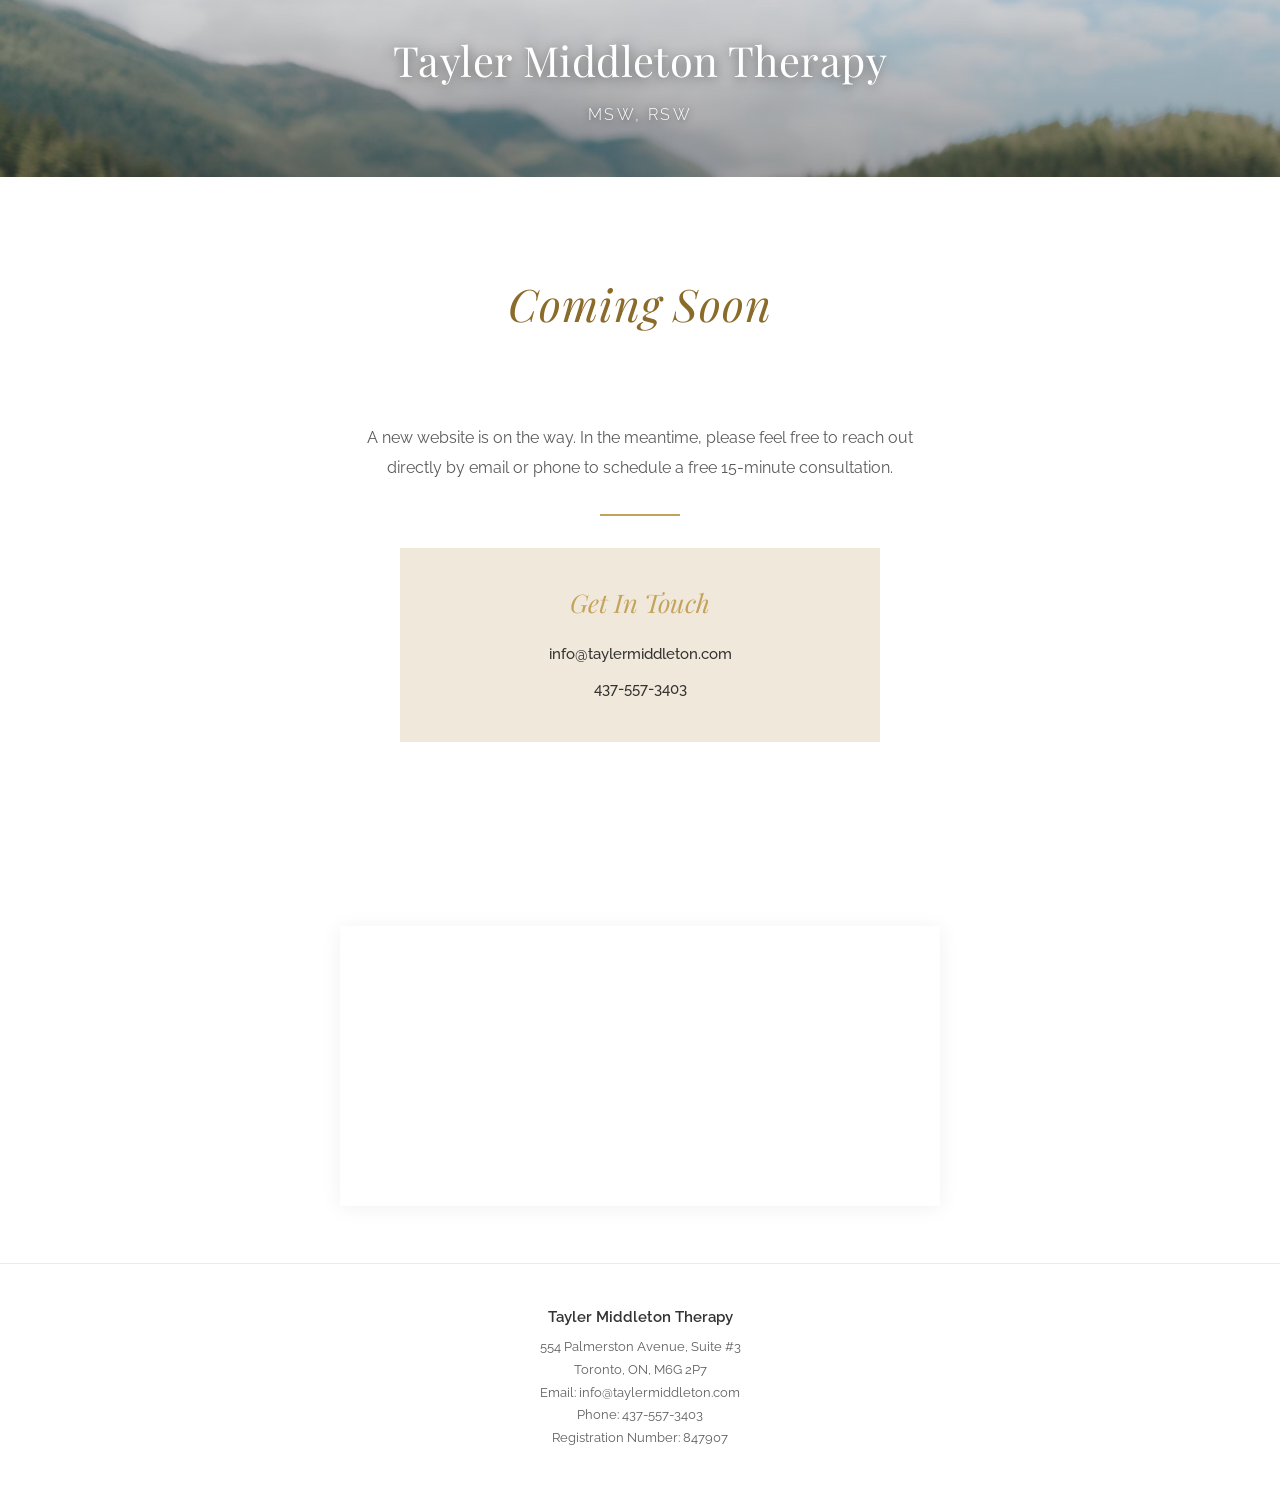
<file: index-under-construction.html>
<!doctype html>
<html lang="en-CA">
  <head>
    <meta charset="UTF-8" />
    <meta name="viewport" content="width=device-width, initial-scale=1.0" />
    <title>Tayler Middleton Therapy | Therapist in Toronto, ON</title>
    <meta
      name="description"
      content="Tayler Middleton is a Registered Social Worker providing therapy for teens, adults, couples, and families in Toronto, ON. New site coming soon — contact us by email or phone."
    />
    <meta name="robots" content="index, follow" />
    <link rel="canonical" href="https://www.taylermiddleton.com/" />

    <!-- Open Graph -->
    <meta
      property="og:title"
      content="Tayler Middleton Therapy | Therapist in Toronto, ON"
    />
    <meta
      property="og:description"
      content="Registered Social Worker providing therapy in Toronto. New site coming soon — contact us by email or phone."
    />
    <meta property="og:type" content="website" />
    <meta property="og:url" content="https://www.taylermiddleton.com/" />
    <meta property="og:locale" content="en_CA" />
    <meta property="og:site_name" content="Tayler Middleton Therapy" />

    <!-- Favicon -->
    <link rel="icon" href="/favicon.ico" sizes="any" />
    <link rel="icon" type="image/svg+xml" href="/images/favicon.svg" />
    <link rel="icon" type="image/png" sizes="192x192" href="/images/favicon-192.png" />
    <link rel="apple-touch-icon" href="/images/apple-touch-icon.png" />

    <link rel="stylesheet" href="styles.css" />

    <style>
      .construction {
        max-width: 640px;
        margin: 0 auto;
        padding: 3rem 1.5rem;
        text-align: center;
      }

      .construction__message {
        font-size: 1rem;
        line-height: 1.85;
        margin-bottom: 2rem;
        color: var(--text);
      }

      .construction__contact {
        background: var(--tan-light);
        padding: 2rem 2.5rem;
        margin: 2rem auto;
        max-width: 480px;
      }

      .construction__contact-heading {
        font-family: var(--font-accent);
        font-style: italic;
        color: var(--gold);
        font-size: 1.6rem;
        margin-bottom: 1rem;
      }

      .construction__contact p {
        margin-bottom: 0.5rem;
        font-size: 0.95rem;
      }

      .construction__contact a {
        color: var(--text-dark);
        font-weight: 500;
      }

      .construction__contact a:hover {
        color: var(--gold);
      }

      .construction__divider {
        width: 80px;
        height: 2px;
        background: var(--gold);
        margin: 1.5rem auto;
      }

      .construction__badge {
        margin-top: 2.5rem;
        display: flex;
        justify-content: center;
      }

      /* Center footer on this single-column construction page */
      .footer__inner {
        grid-template-columns: 1fr;
        justify-items: center;
        text-align: center;
      }

      @media (max-width: 480px) {
        .construction__contact {
          padding: 1.5rem 1.25rem;
        }
      }
    </style>
  </head>
  <body>
    <!-- Hero -->
    <header class="hero">
      <h1 class="hero__title">Tayler Middleton Therapy</h1>
      <p class="hero__subtitle">MSW, RSW</p>
    </header>

    <!-- Under Construction -->
    <main class="section">
      <h2 class="accent-heading accent-heading--large">Coming Soon</h2>
      <div class="construction">
        <p class="construction__message">
          A new website is on the way. In the meantime, please feel free to
          reach out directly by email or phone to schedule a free 15-minute
          consultation.
        </p>

        <div class="construction__divider"></div>

        <div class="construction__contact">
          <h3 class="construction__contact-heading">Get In Touch</h3>
          <p>
            <a href="mailto:info@taylermiddleton.com"
              >info@taylermiddleton.com</a
            >
          </p>
          <p>
            <a href="tel:+14375573403">437-557-3403</a>
          </p>
        </div>

        <div class="construction__badge">
          <a
            href="https://www.psychologytoday.com/profile/1148224"
            class="sx-verified-seal"
            target="_blank"
            rel="noopener noreferrer"
            aria-label="Verified by Psychology Today"
          ></a>
          <script
            type="text/javascript"
            defer
            src="https://member.psychologytoday.com/verified-seal.js"
            data-badge="13"
            data-id="1148224"
            data-code="aHR0cHM6Ly93d3cucHN5Y2hvbG9neXRvZGF5LmNvbS9hcGkvdmVyaWZpZWQtc2VhbC9zZWFscy8xMy9wcm9maWxlLzExNDgyMjQ/Y2FsbGJhY2s9c3hjYWxsYmFjaw=="
          ></script>
        </div>
      </div>
    </main>

    <!-- Google Maps -->
    <section class="map-section">
      <iframe
        src="https://www.google.com/maps/embed?pb=!1m18!1m12!1m3!1d2886.1937141005374!2d-79.4139675!3d43.66494089999999!2m3!1f0!2f0!3f0!3m2!1i1024!2i768!4f13.1!3m3!1m2!1s0x882b35f83b1c4709%3A0xabb720aa026a44e3!2sTayler%20Middleton%20Therapy!5e0!3m2!1sen!2sca!4v1775487403018!5m2!1sen!2sca"
        allowfullscreen=""
        loading="lazy"
        referrerpolicy="no-referrer-when-downgrade"
        title="Office location - 554 Palmerston Ave, Toronto"
      >
      </iframe>
    </section>

    <!-- Footer -->
    <footer class="footer">
      <div class="footer__inner">
        <div class="footer__info">
          <h3>Tayler Middleton Therapy</h3>
          <p>554 Palmerston Avenue, Suite #3</p>
          <p>Toronto, ON, M6G 2P7</p>
          <p>
            Email:
            <a href="mailto:info@taylermiddleton.com"
              >info@taylermiddleton.com</a
            >
          </p>
          <p>Phone: <a href="tel:+14375573403">437-557-3403</a></p>
          <p>Registration Number: 847907</p>
        </div>
      </div>
    </footer>

    <!-- JSON-LD: Business -->
    <script type="application/ld+json">
      {
        "@context": "https://schema.org",
        "@type": ["ProfessionalService", "MedicalBusiness"],
        "name": "Tayler Middleton Therapy",
        "description": "Registered Social Worker providing therapy for teens, adults, couples, and families in Toronto.",
        "url": "https://www.taylermiddleton.com",
        "telephone": "+1-437-557-3403",
        "email": "info@taylermiddleton.com",
        "address": {
          "@type": "PostalAddress",
          "streetAddress": "554 Palmerston Avenue, Suite #3",
          "addressLocality": "Toronto",
          "addressRegion": "ON",
          "postalCode": "M6G 2P7",
          "addressCountry": "CA"
        },
        "geo": {
          "@type": "GeoCoordinates",
          "latitude": 43.6622,
          "longitude": -79.4207
        },
        "priceRange": "$$",
        "openingHoursSpecification": {
          "@type": "OpeningHoursSpecification",
          "dayOfWeek": ["Monday", "Tuesday", "Wednesday", "Thursday", "Friday"],
          "opens": "09:30",
          "closes": "18:30"
        }
      }
    </script>
  </body>
</html>
</file>
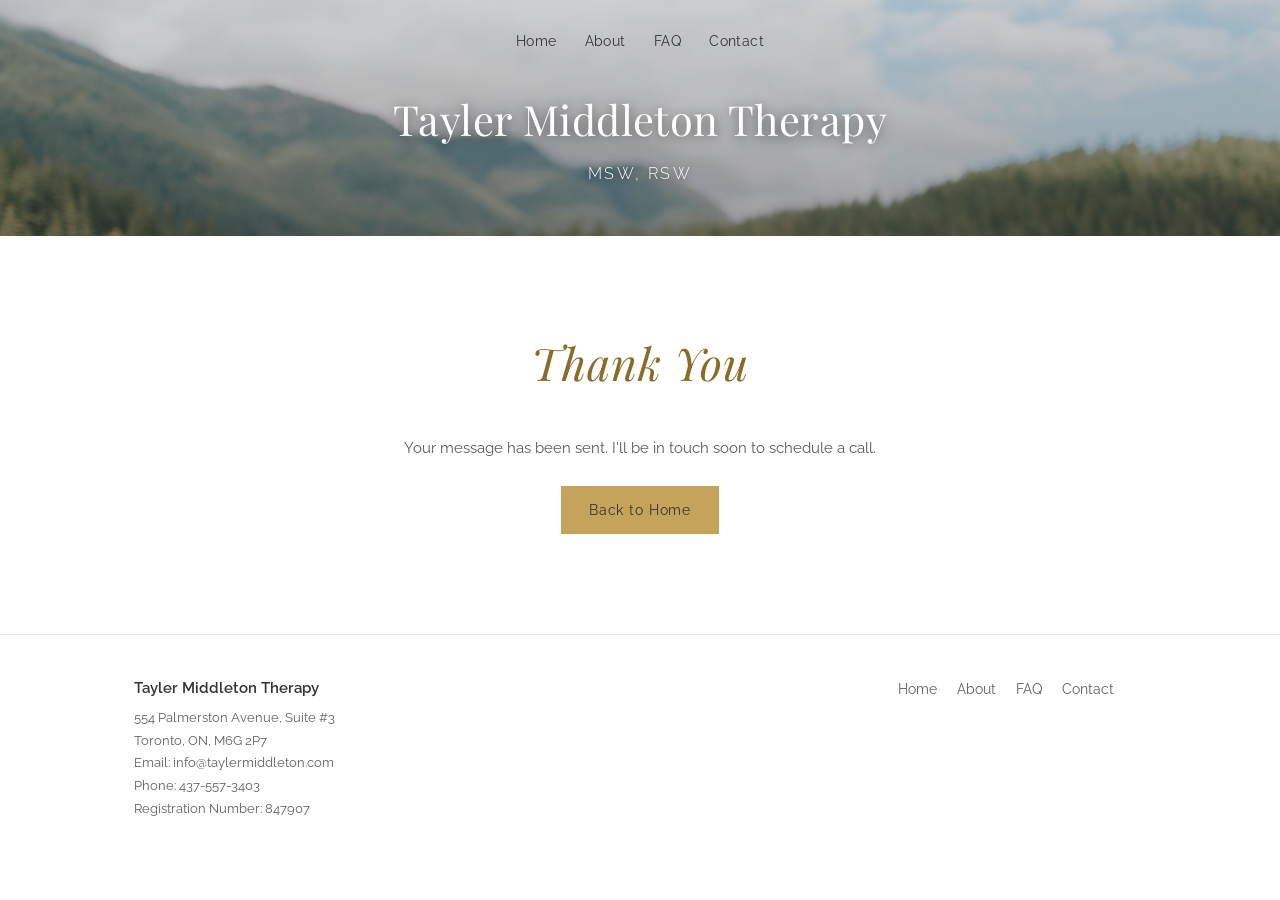
<file: thanks.html>
<!doctype html>
<html lang="en-CA">
  <head>
    <meta charset="UTF-8" />
    <meta name="viewport" content="width=device-width, initial-scale=1.0" />
    <title>Thank You | Tayler Middleton Therapy</title>
    <meta name="robots" content="noindex" />

    <link rel="stylesheet" href="styles.css" />
  </head>
  <body>
    <header class="hero">
      <nav class="nav">
        <a href="index.html">Home</a>
        <a href="about.html">About</a>
        <a href="/faq">FAQ</a>
        <a href="contact.html">Contact</a>
      </nav>
      <h1 class="hero__title">Tayler Middleton Therapy</h1>
      <p class="hero__subtitle">MSW, RSW</p>
    </header>

    <main>
    <section
      class="section"
      style="
        text-align: center;
        min-height: 40vh;
        display: flex;
        flex-direction: column;
        align-items: center;
        justify-content: center;
      "
    >
      <h2 class="accent-heading accent-heading--large">Thank You</h2>
      <div class="welcome">
        <p>
          Your message has been sent. I'll be in touch soon to schedule a call.
        </p>
        <p style="margin-top: 1.5rem">
          <a href="index.html" class="btn">Back to Home</a>
        </p>
      </div>
    </section>
    </main>

    <footer class="footer">
      <div class="footer__inner">
        <div class="footer__info">
          <h3>Tayler Middleton Therapy</h3>
          <p>554 Palmerston Avenue, Suite #3</p>
          <p>Toronto, ON, M6G 2P7</p>
          <p>
            Email:
            <a href="mailto:info@taylermiddleton.com"
              >info@taylermiddleton.com</a
            >
          </p>
          <p>Phone: <a href="tel:+14375573403">437-557-3403</a></p>
          <p>Registration Number: 847907</p>
        </div>
        <nav class="footer__nav">
          <a href="index.html">Home</a>
          <a href="about.html">About</a>
          <a href="/faq">FAQ</a>
          <a href="contact.html">Contact</a>
        </nav>
        <div class="footer__badge">
          <!-- Professional verification provided by Psychology Today -->
          <a
            href="https://www.psychologytoday.com/profile/1148224"
            class="sx-verified-seal"
            aria-label="Verified by Psychology Today"
          ></a>
          <script
            type="text/javascript"
            defer
            src="https://member.psychologytoday.com/verified-seal.js"
            data-badge="13"
            data-id="1148224"
            data-code="aHR0cHM6Ly93d3cucHN5Y2hvbG9neXRvZGF5LmNvbS9hcGkvdmVyaWZpZWQtc2VhbC9zZWFscy8xMy9wcm9maWxlLzExNDgyMjQ/Y2FsbGJhY2s9c3hjYWxsYmFjaw=="
          ></script>
          <!-- End Verification -->
        </div>
      </div>
    </footer>
  </body>
</html>
</file>
<file: styles.css>
/* ============================================
   Tayler Middleton Therapy
   ============================================ */

*, *::before, *::after {
  box-sizing: border-box;
  margin: 0;
  padding: 0;
}

:root {
  --gold: #C4A35A;
  --gold-light: #d4b97a;
  --gold-hover: #b89548;
  --gold-text: #8b6b2a;
  --text: #5a5a5a;
  --text-dark: #333;
  --text-light: #5f5f5f;
  --bg: #fff;
  --bg-alt: #f6f5f3;
  --sage: #c2d1cc;
  --sage-light: #d5dfdb;
  --tan: #e8dcc8;
  --tan-light: #f0e8da;
  --overlay-white: rgba(255, 255, 255, 0.9);
  --overlay-sage: rgba(194, 209, 204, 0.8);
  --shadow-soft: 0 2px 20px rgba(0, 0, 0, 0.06);
  --shadow-card: 0 4px 30px rgba(0, 0, 0, 0.08);
  --font-body: 'Raleway', Arial, Helvetica, sans-serif;
  --font-accent: 'Playfair Display', Georgia, 'Times New Roman', serif;
  --max-width: 1060px;
  --transition: 0.3s ease;
}

/* ============================================
   Fonts (self-hosted, latin subset)
   ============================================ */

@font-face {
  font-family: 'Playfair Display';
  font-style: normal;
  font-weight: 400;
  font-display: swap;
  src: url('fonts/playfair-display.woff2') format('woff2');
}

@font-face {
  font-family: 'Playfair Display';
  font-style: italic;
  font-weight: 400;
  font-display: swap;
  src: url('fonts/playfair-display-italic.woff2') format('woff2');
}

@font-face {
  font-family: 'Raleway';
  font-style: normal;
  font-weight: 300 600;
  font-display: swap;
  src: url('fonts/raleway.woff2') format('woff2');
}

html {
  font-size: 16px;
  scroll-behavior: smooth;
  -webkit-font-smoothing: antialiased;
  -moz-osx-font-smoothing: grayscale;
}

body {
  font-family: var(--font-body);
  color: var(--text);
  line-height: 1.75;
  background: var(--bg);
}

a {
  color: var(--gold-text);
  text-decoration: none;
  transition: color var(--transition);
}

a:hover {
  color: var(--gold-text);
  text-decoration: underline;
}

img {
  max-width: 100%;
  height: auto;
  display: block;
}

::selection {
  background: var(--gold-light);
  color: #fff;
}

/* ============================================
   Typography
   ============================================ */

h1, h2, h3 {
  color: var(--text-dark);
  font-weight: 400;
}

.accent-heading {
  font-family: var(--font-accent);
  font-style: italic;
  color: var(--gold-text);
  font-weight: 400;
  text-align: center;
  margin: 2.5rem 0 2rem;
  letter-spacing: 0.02em;
}

.accent-heading--large {
  font-size: 2.8rem;
}

.accent-heading--medium {
  font-size: 2.2rem;
}

/* ============================================
   Layout
   ============================================ */

.container {
  max-width: var(--max-width);
  margin: 0 auto;
  padding: 0 1.5rem;
}

.section {
  padding: 3rem 0;
}

.section--alt {
  background: var(--bg-alt);
}

/* ============================================
   Header / Hero
   ============================================ */

.hero {
  position: relative;
  background-image: url('images/hero.avif');
  background-size: cover;
  background-position: center 40%;
  padding: 0.75rem 0 3rem;
  text-align: center;
  color: var(--text-dark);
}

.hero::before {
  content: '';
  position: absolute;
  inset: 0;
  background: linear-gradient(
    180deg,
    rgba(0, 0, 0, 0.15) 0%,
    rgba(0, 0, 0, 0.35) 100%
  );
}

.hero > * {
  position: relative;
}

.hero__title {
  font-family: var(--font-accent);
  font-size: 2.6rem;
  font-weight: 400;
  margin-top: 0.75rem;
  letter-spacing: 0.01em;
  color: #fff;
  text-shadow: 0 2px 12px rgba(0, 0, 0, 0.5);
}

.hero__subtitle {
  font-size: 1rem;
  letter-spacing: 0.15em;
  margin-top: 0.25rem;
  color: #fff;
  font-weight: 300;
  text-shadow: 0 1px 6px rgba(0, 0, 0, 0.5);
}

/* ============================================
   Navigation
   ============================================ */

.nav {
  display: flex;
  justify-content: center;
  gap: 1.75rem;
  padding: 0.75rem 0;
  font-size: 0.9rem;
  font-weight: 400;
  letter-spacing: 0.03em;
}

.nav a {
  color: var(--text-dark);
  text-decoration: none;
  padding: 0.25rem 0;
  border-bottom: 2px solid transparent;
  transition: border-color var(--transition);
}

.nav a:hover,
.nav a.active {
  border-bottom-color: var(--text-dark);
  color: var(--text-dark);
}

/* ============================================
   Welcome Section (Home)
   ============================================ */

.welcome {
  max-width: 660px;
  margin: 0 auto;
  padding: 0 1.5rem 2rem;
}

.welcome p {
  margin-bottom: 1.25rem;
  font-size: 0.92rem;
  line-height: 1.85;
}

/* ============================================
   Reach Out Section (Home)
   ============================================ */

.reach-out {
  display: grid;
  grid-template-columns: 1fr 1fr;
  gap: 0;
  max-width: var(--max-width);
  margin: 0 auto;
  min-height: 420px;
}

.reach-out__content {
  padding: 3rem 2.5rem;
  display: flex;
  flex-direction: column;
  justify-content: center;
}

.reach-out__heading {
  font-family: var(--font-accent);
  font-style: italic;
  color: var(--gold-text);
  font-size: 2.5rem;
  font-weight: 400;
  margin-bottom: 0.5rem;
}

.reach-out__divider {
  width: 180px;
  height: 2px;
  background: var(--gold);
  margin-bottom: 1.5rem;
}

.reach-out__text {
  margin-bottom: 1.5rem;
  font-size: 0.92rem;
}

.reach-out__contact {
  margin-top: auto;
  padding-top: 2rem;
  font-size: 0.88rem;
  color: var(--text-light);
}

.reach-out__contact p {
  margin-bottom: 0.2rem;
}

.reach-out__contact a {
  color: var(--text-light);
}

.reach-out__contact a:hover {
  color: var(--gold-text);
}

.reach-out__image {
  overflow: hidden;
}

.reach-out__image img {
  width: 100%;
  height: 100%;
  object-fit: cover;
}

/* ============================================
   CTA Button
   ============================================ */

.btn {
  display: inline-block;
  padding: 0.7rem 1.75rem;
  background: var(--gold);
  color: var(--text-dark);
  border: none;
  font-family: var(--font-body);
  font-size: 0.88rem;
  letter-spacing: 0.06em;
  cursor: pointer;
  transition: background var(--transition), transform var(--transition);
  text-decoration: none;
}

.btn:hover {
  background: var(--gold-hover);
  color: var(--text-dark);
  transform: translateY(-1px);
}

/* ============================================
   Google Maps
   ============================================ */

.map-section {
  padding: 3rem 0;
  text-align: center;
}

.map-section iframe {
  border: 0;
  width: 100%;
  max-width: 600px;
  height: 280px;
  box-shadow: var(--shadow-soft);
}

/* ============================================
   Footer
   ============================================ */

.footer {
  padding: 2.5rem 0;
  font-size: 0.82rem;
  color: var(--text-light);
  border-top: 1px solid #eaeaea;
}

.footer__inner {
  max-width: var(--max-width);
  margin: 0 auto;
  padding: 0 1.5rem;
  display: grid;
  grid-template-columns: 1fr auto auto;
  gap: 2rem;
  align-items: start;
}

.footer__info h3 {
  font-size: 0.92rem;
  color: var(--text-dark);
  margin-bottom: 0.4rem;
  font-weight: 600;
}

.footer__info p {
  margin-bottom: 0.1rem;
  line-height: 1.6;
}

.footer__info a {
  color: var(--text-light);
}

.footer__info a:hover {
  color: var(--gold-text);
}

.footer__nav {
  display: flex;
  gap: 1.25rem;
  align-items: flex-start;
  padding-top: 0.2rem;
}

.footer__nav a {
  color: var(--text-light);
  font-size: 0.85rem;
  transition: color var(--transition);
}

.footer__nav a:hover {
  color: var(--text-dark);
}

.footer__nav a.active {
  font-weight: 600;
  color: var(--text-dark);
}

.footer__badge {
  align-self: center;
}

.footer__badge img {
  height: 44px;
  width: auto;
}

/* ============================================
   About Page — My Approach
   ============================================ */

.approach {
  position: relative;
  min-height: 500px;
  background-image: url('images/office-approach.avif');
  background-size: cover;
  background-position: center;
  display: flex;
  align-items: center;
  justify-content: center;
  padding: 3rem 1.5rem;
}

.approach__card {
  background: rgba(255, 255, 255, 0.85);
  backdrop-filter: blur(4px);
  padding: 2.5rem 3rem;
  max-width: 700px;
  font-size: 0.88rem;
  line-height: 1.85;
  box-shadow: var(--shadow-card);
}

.approach__heading {
  font-family: var(--font-accent);
  font-style: italic;
  color: var(--gold-text);
  font-size: 2.2rem;
  font-weight: 400;
  margin-bottom: 1.5rem;
}

.approach__card p {
  margin-bottom: 1rem;
}

.approach__card p:last-child {
  margin-bottom: 0;
}

/* ============================================
   About Page — About Me
   ============================================ */

.about-me {
  padding: 4rem 0;
  background: var(--bg-alt);
  overflow: hidden;
}

.about-me__inner {
  display: grid;
  grid-template-columns: 1fr 1fr;
  gap: 0;
  max-width: var(--max-width);
  margin: 0 auto;
  min-height: 480px;
}

.about-me__text-wrap {
  background: var(--tan-light);
  display: flex;
  align-items: center;
}

.about-me__content {
  padding: 2.5rem 2.5rem 2.5rem 3rem;
}

.about-me__heading {
  font-family: var(--font-accent);
  font-style: italic;
  color: var(--gold-text);
  font-size: 2.2rem;
  font-weight: 400;
  margin-bottom: 1.5rem;
}

.about-me__content p {
  margin-bottom: 1rem;
  font-size: 0.88rem;
  line-height: 1.85;
}

.about-me__content p:last-child {
  margin-bottom: 0;
}

.about-me__image {
  overflow: hidden;
}

.about-me__image img {
  width: 100%;
  height: 100%;
  object-fit: cover;
}

/* ============================================
   About Page — Education
   ============================================ */

.education-section {
  padding: 4rem 0;
}

.education {
  display: grid;
  grid-template-columns: 1fr 1fr;
  gap: 0;
  max-width: var(--max-width);
  margin: 0 auto;
  min-height: 320px;
}

.education__image {
  overflow: hidden;
}

.education__image img {
  width: 100%;
  height: 100%;
  object-fit: cover;
}

.education__content {
  background: var(--tan-light);
  padding: 2.5rem 2.5rem;
  display: flex;
  flex-direction: column;
  justify-content: center;
}

.education__heading {
  font-family: var(--font-accent);
  font-style: italic;
  color: var(--gold-text);
  font-size: 2.2rem;
  font-weight: 400;
  margin-bottom: 1.5rem;
}

.education__content p {
  margin-bottom: 0.6rem;
  font-size: 0.88rem;
  line-height: 1.7;
}

.education__content p:last-child {
  margin-top: 1rem;
  font-size: 0.85rem;
}

/* ============================================
   FAQ Page
   ============================================ */

.faq-list {
  max-width: 660px;
  margin: 0 auto;
  padding: 0 1.5rem 2rem;
}

.faq-item {
  margin-bottom: 2.25rem;
  padding-bottom: 2rem;
  border-bottom: 1px solid #eaeaea;
}

.faq-item:last-child {
  border-bottom: none;
}

.faq-item h3 {
  font-size: 1.05rem;
  font-weight: 600;
  margin-bottom: 0.6rem;
  color: var(--text-dark);
}

.faq-item p {
  font-size: 0.9rem;
  line-height: 1.8;
}

/* ============================================
   CTA Section (FAQ — Get In Touch)
   ============================================ */

.cta-section {
  display: grid;
  grid-template-columns: 1fr 1fr;
  gap: 0;
  margin: 2rem 0;
}

.cta-section__image {
  overflow: hidden;
}

.cta-section__image img {
  width: 100%;
  height: 100%;
  object-fit: cover;
}

.cta-section__content {
  background: var(--tan-light);
  padding: 3.5rem 3rem;
  display: flex;
  flex-direction: column;
  justify-content: center;
}

.cta-section__heading {
  font-family: var(--font-accent);
  font-style: italic;
  color: var(--gold-text);
  font-size: 2.4rem;
  font-weight: 400;
  margin-bottom: 1rem;
}

.cta-section__content p {
  margin-bottom: 1.5rem;
  font-size: 0.92rem;
}

/* ============================================
   Contact Page
   ============================================ */

.contact-hero {
  display: grid;
  grid-template-columns: 1fr 1fr;
  gap: 0;
  min-height: 380px;
}

.contact-hero__image {
  position: relative;
  background-image: url('images/plant-blurry.avif');
  background-size: cover;
  background-position: center;
  display: flex;
  align-items: center;
  justify-content: center;
  padding: 2rem;
}

.contact-hero__overlay {
  background: var(--overlay-sage);
  backdrop-filter: blur(2px);
  padding: 1.5rem 1.75rem;
  max-width: 340px;
  font-size: 0.88rem;
  line-height: 1.75;
  color: var(--text-dark);
}

.contact-hero__overlay p {
  margin-bottom: 0.75rem;
}

.contact-hero__overlay p:last-child {
  margin-bottom: 0;
}

.contact-hero__form {
  background: var(--sage-light);
  padding: 2.5rem;
  display: flex;
  flex-direction: column;
  justify-content: center;
}

.contact-form {
  display: flex;
  flex-direction: column;
  gap: 0.75rem;
}

.contact-form__row {
  display: grid;
  grid-template-columns: 1fr 1fr;
  gap: 0.75rem;
}

.contact-form input,
.contact-form textarea {
  width: 100%;
  padding: 0.65rem 0.85rem;
  border: 1px solid #aaa;
  font-family: var(--font-body);
  font-size: 0.88rem;
  background: #fff;
  color: var(--text-dark);
  transition: border-color var(--transition), box-shadow var(--transition);
}

.contact-form input:focus,
.contact-form textarea:focus {
  outline: none;
  border-color: var(--gold);
  box-shadow: 0 0 0 2px rgba(196, 163, 90, 0.15);
}

.contact-form input::placeholder,
.contact-form textarea::placeholder {
  color: #999;
}

.contact-form textarea {
  min-height: 120px;
  resize: vertical;
}

.contact-form label {
  font-size: 0.82rem;
  color: var(--text);
  line-height: 1.5;
}

.contact-form .btn {
  align-self: flex-end;
  background: transparent;
  color: var(--text-dark);
  border: 1px solid var(--text-dark);
  padding: 0.55rem 1.75rem;
  font-weight: 500;
}

.contact-form .btn:hover {
  background: var(--text-dark);
  color: #fff;
  transform: none;
}

/* ============================================
   Contact — Photos
   ============================================ */

.contact-photos {
  display: grid;
  grid-template-columns: 1fr 1fr;
  gap: 0;
  margin: 2.5rem 0;
}

.contact-photos img {
  width: 100%;
  height: 320px;
  object-fit: cover;
}

/* ============================================
   Responsive
   ============================================ */

@media (max-width: 768px) {
  .hero {
    padding: 0.5rem 1rem 2rem;
  }

  .hero__title {
    font-size: 1.8rem;
  }

  .hero__subtitle {
    font-size: 0.9rem;
  }

  .accent-heading--large {
    font-size: 2rem;
  }

  .accent-heading--medium {
    font-size: 1.6rem;
  }

  .reach-out,
  .about-me__inner,
  .education,
  .cta-section,
  .contact-hero,
  .contact-photos {
    grid-template-columns: 1fr;
  }

  .approach {
    min-height: auto;
    padding: 2rem 1rem;
  }

  .approach__card {
    padding: 2rem 1.5rem;
  }

  .reach-out__content {
    padding: 2rem 1.5rem;
  }

  .reach-out__image {
    min-height: 300px;
  }

  .about-me__content {
    padding: 2rem 1.5rem;
  }

  .about-me__image {
    min-height: 350px;
  }

  .education__content {
    padding: 2rem 1.5rem;
  }

  .cta-section__content {
    padding: 2.5rem 1.5rem;
  }

  .contact-hero__image {
    min-height: 280px;
  }

  .contact-hero__form {
    padding: 2rem 1.5rem;
  }

  .contact-form__row {
    grid-template-columns: 1fr;
  }

  .contact-photos img {
    height: 220px;
  }

  .footer__inner {
    grid-template-columns: 1fr;
    text-align: center;
    gap: 1.5rem;
  }

  .footer__nav {
    justify-content: center;
  }

  .footer__badge {
    justify-self: center;
  }

  .reach-out__heading,
  .about-me__heading,
  .education__heading,
  .cta-section__heading {
    font-size: 1.8rem;
  }

  .map-section iframe {
    max-width: 100%;
  }
}

@media (max-width: 480px) {
  .nav {
    gap: 1rem;
    font-size: 0.85rem;
  }

  .hero__title {
    font-size: 1.5rem;
  }

  .accent-heading--large {
    font-size: 1.7rem;
  }

  .welcome p,
  .faq-item p {
    font-size: 0.88rem;
  }
}
</file>
